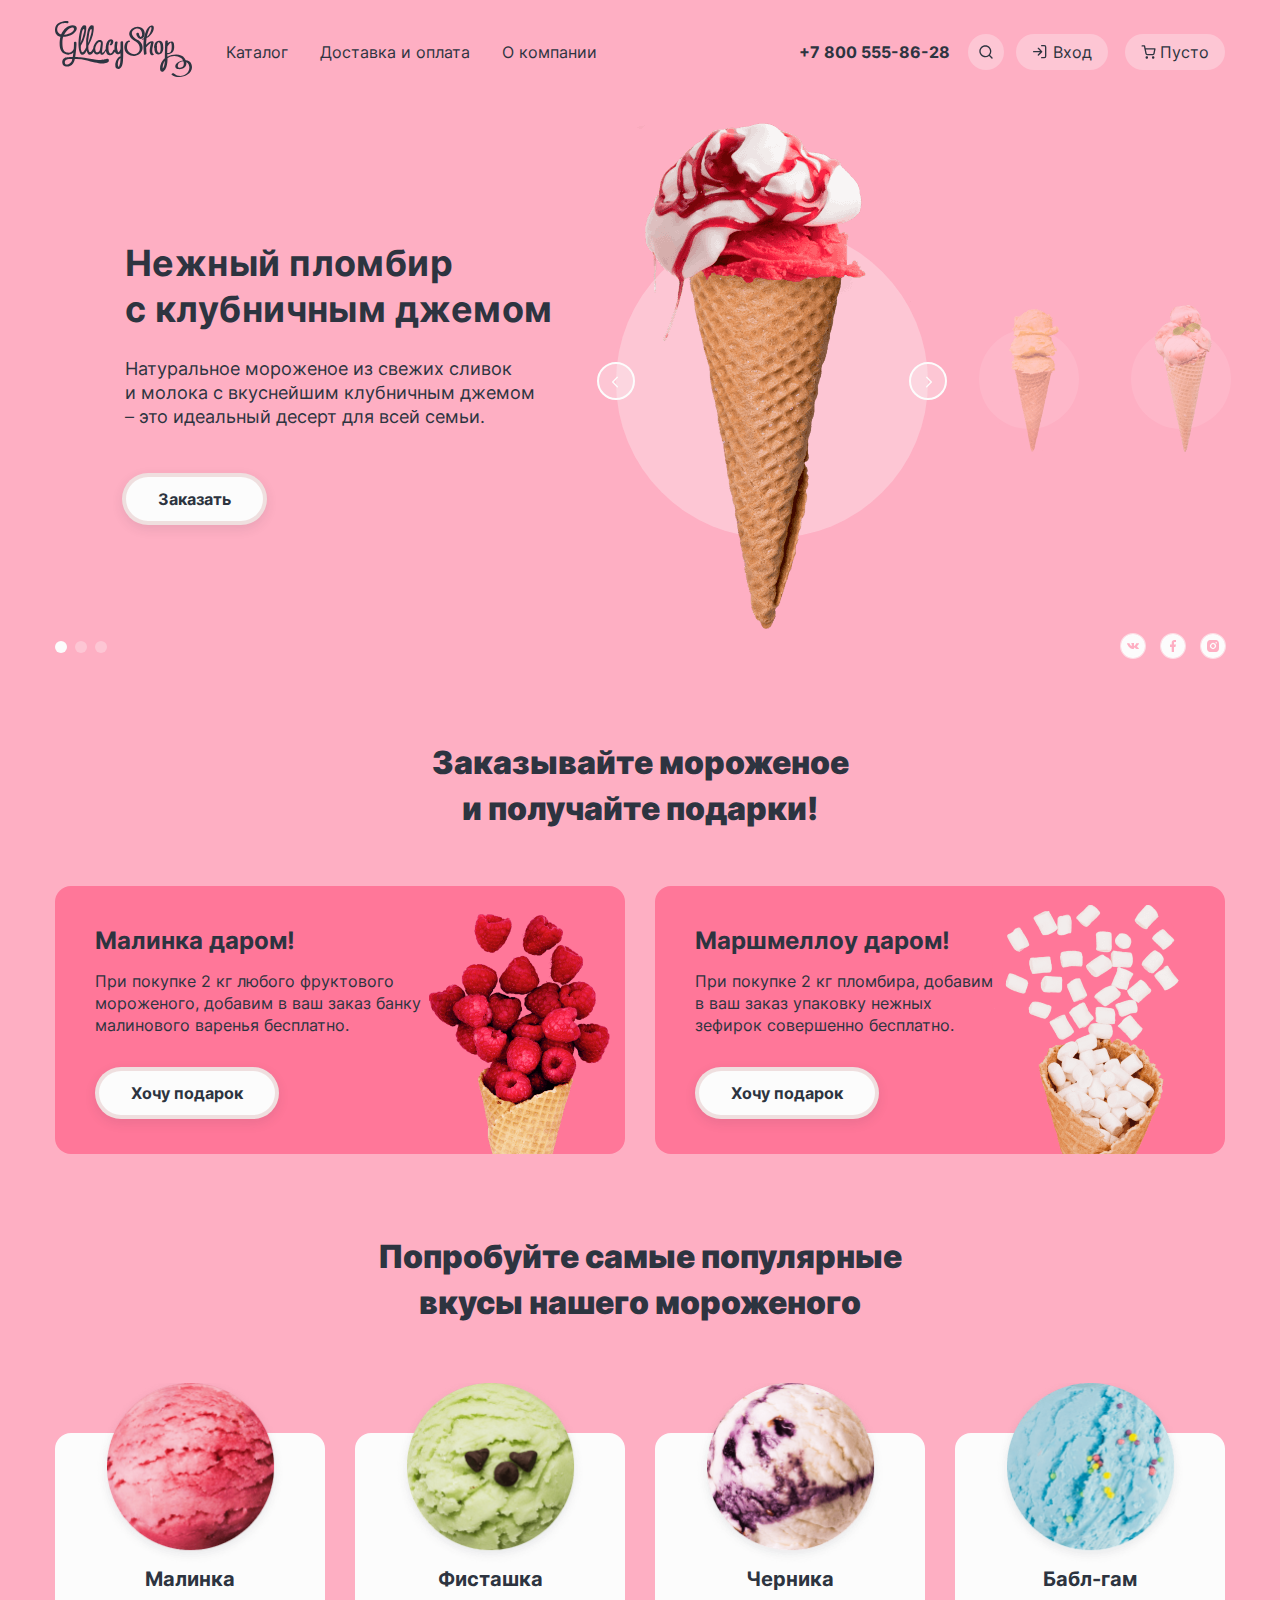
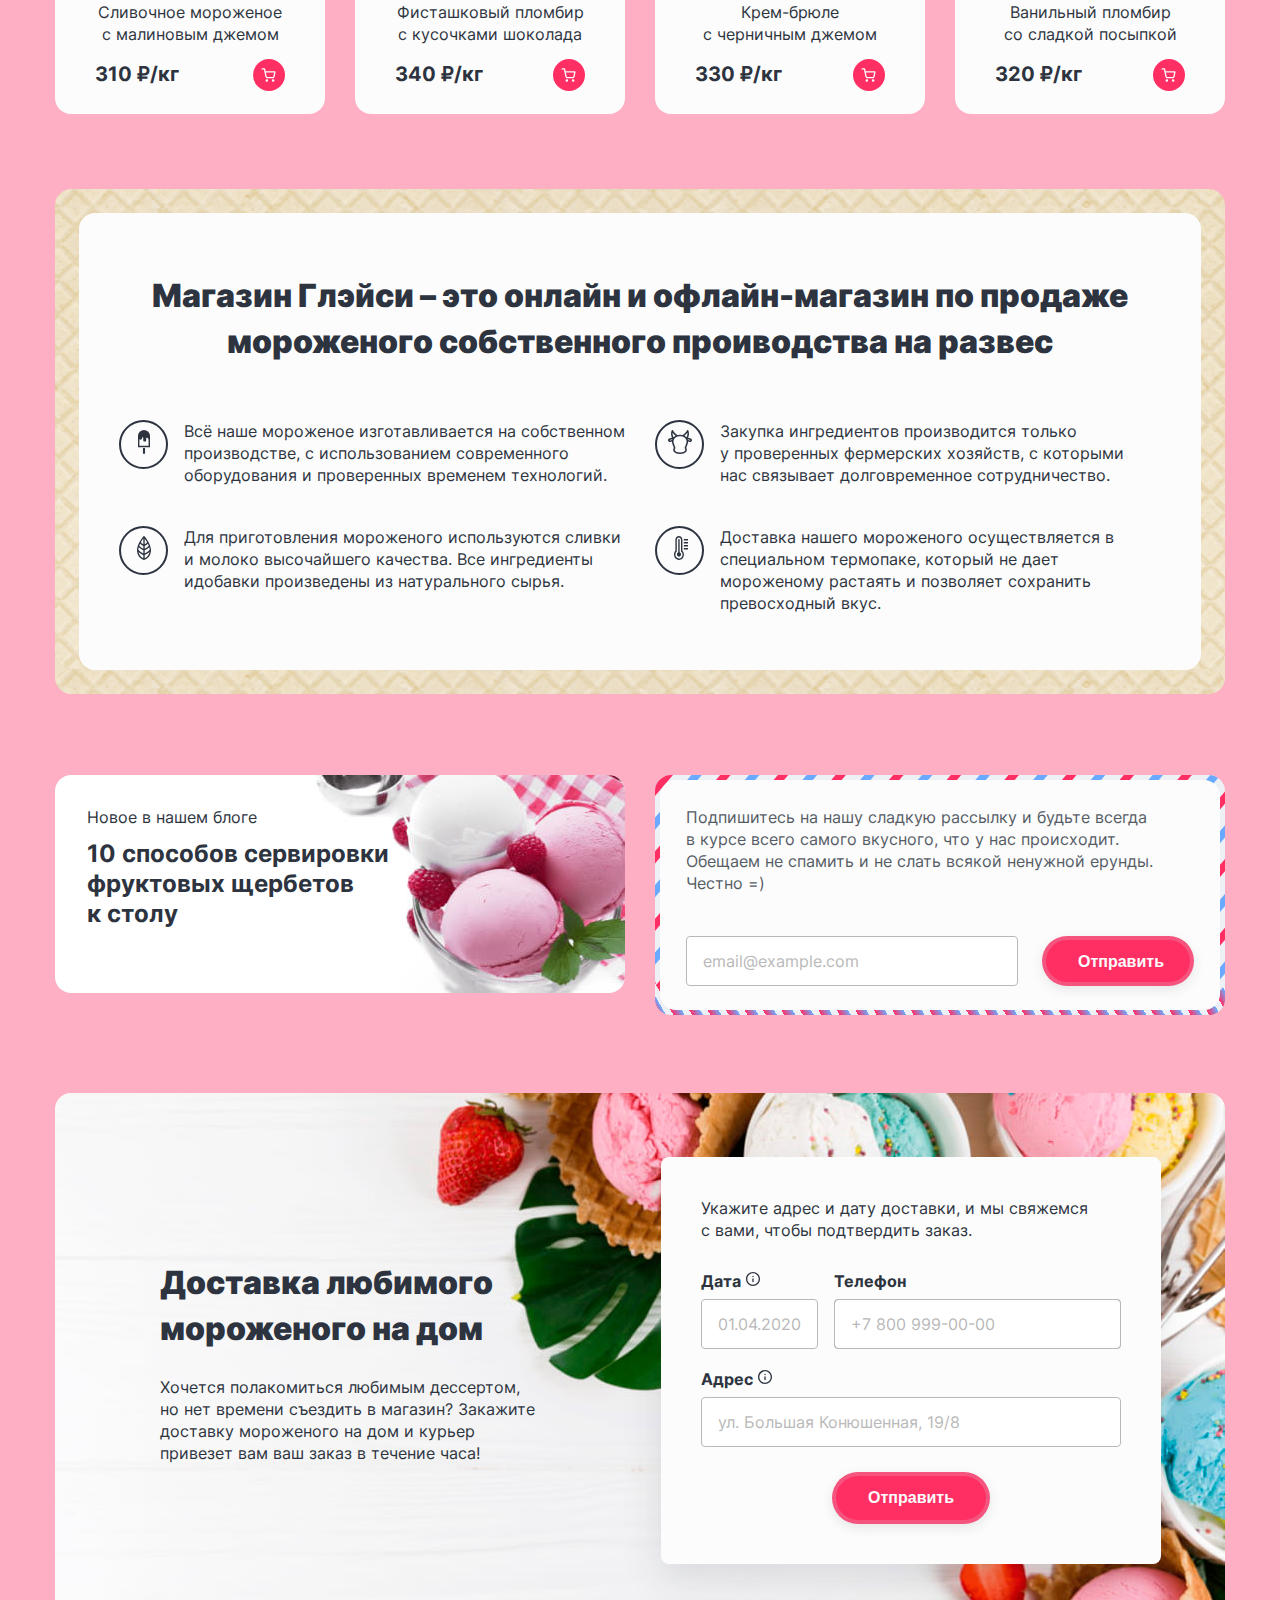
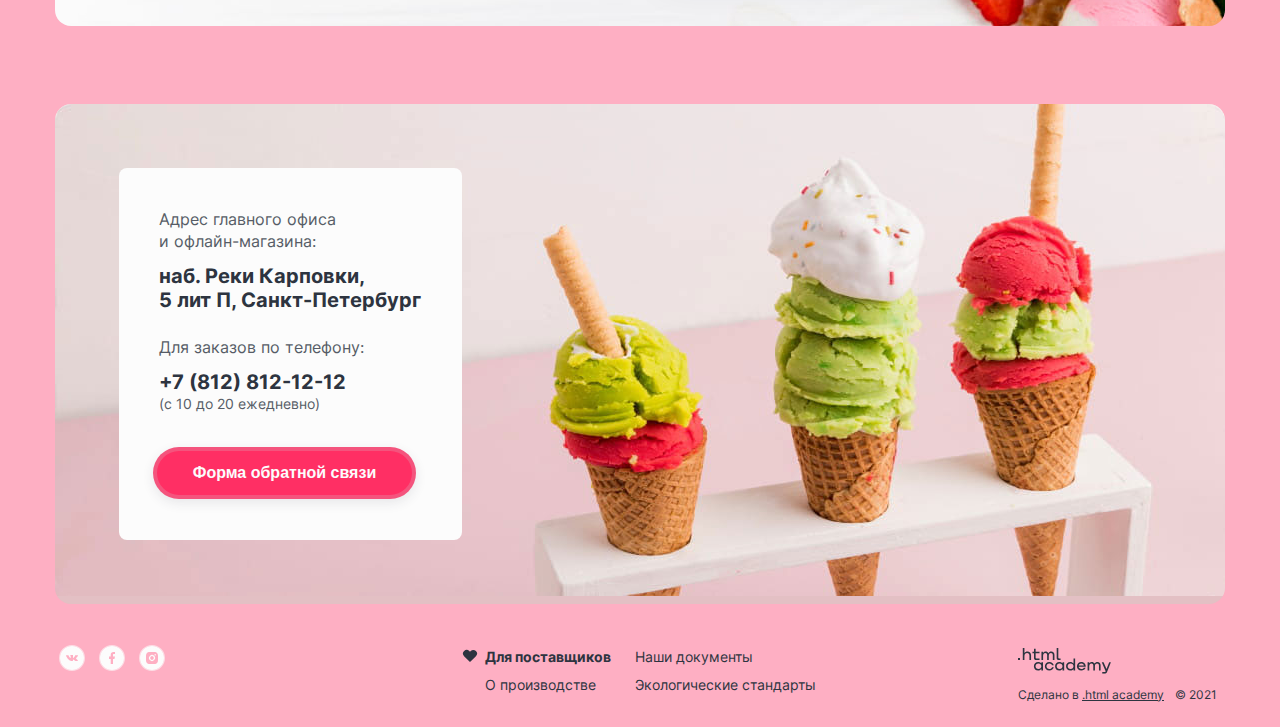
<file: index.html>
<!DOCTYPE html>
<html lang="ru">

<head>
  <meta charset="utf-8">
  <title>HTML Academy: Глейси</title>
  <link rel="icon" href="favicon.ico">
  <link rel="icon" href="img/favicon-32.png" type="image/png" sizes="32x32" >
  <link rel="stylesheet" href="styles/styles.css">
</head>

<body class="bg-pink">
  <div class="page-container">

    <header class="page-header">
      <a>
        <img src="img/logo.svg" width="137" height="56" alt="Логотип «Глейси Шоп»">
      </a>


      <nav>
        <ul class="navigation-list list-none">
          <li class="navigation-item">
            <a class="navigation-link focus pointer submenu-focus submenu-focus-off" href="catalog.html">Каталог</a>
            <ul class="submenu list-none focus pointer submenu-off">
              <li class="submenu-item"><a class="submenu-link" href="catalog/new.html">Новинки</a></li>
              <li class="submenu-item"><a class="submenu-link" href="catalog/creamy.html">Сливочное</a></li>
              <li class="submenu-item"><a class="submenu-link" href="catalog/sherbet.html">Щербеты</a></li>
              <li class="submenu-item"><a class="submenu-link" href="catalog/fruit-ice.html">Фруктовый лед</a></li>
              <li class="submenu-item"><a class="submenu-link" href="catalog/melorin.html">Мелорин</a></li>
            </ul>
          </li>
          <li class="navigation-item"><a class="navigation-link focus pointer" href="delivery-payment.html">Доставка и оплата</a></li>
          <li class="navigation-item"><a class="navigation-link focus pointer" href="about.html">О компании</a></li>
        </ul>
      </nav>

      <ul class="navigation-user navigation-list list-none">

        <li class="navigation-item">
          <a class="navigation-link focus pointer" href="tel:+78005558628">+7 800 555-86-28</a>
        </li>

        <li class="navigation-item">
          <a class="navigation-link link-user focus pointer" href="#">
            <svg class="icon" aria-hidden="true" focusable="false" width="16" height="16" xmlns="http://www.w3.org/2000/svg">
              <path fill-rule="evenodd" clip-rule="evenodd" d="M2.6634 7.33c0-2.5773 2.0893-4.6666 4.6667-4.6666 2.5773 0 4.6666 2.0893 4.6666 4.6667 0 1.2573-.4972 2.3984-1.3057 3.2375a.6833.6833 0 0 0-.1234.1235c-.8391.8085-1.9803 1.3056-3.2375 1.3056-2.5774 0-4.6667-2.0893-4.6667-4.6666Zm8.4118 4.688a5.9747 5.9747 0 0 1-3.7451 1.3121c-3.3137 0-6-2.6863-6-6s2.6863-6 6-6 6 2.6863 6 6a5.9745 5.9745 0 0 1-1.3121 3.7451l2.4501 2.4501a.6667.6667 0 1 1-.9428.9429l-2.4501-2.4502Z" fill="#2D3440" />
            </svg>
            <span class="visually-hidden">Поиск</span>
          </a>

          <div class="popover popover-search">
            <div class="popover-content">
              <form action="https://echo.htmlacademy.ru/" method="POST" class="forms-states">
                <label class="visually-hidden" for="search-search">Поиск по сайту</label>
                <input class="forms forms-popover-search" type="text" placeholder="Поиск по сайту" name="search-search" id="search-search">
              </form>
            </div>
          </div>
        </li>

        <li class="navigation-item">
          <a class="navigation-link link-user focus pointer" href="#">
            <svg class="icon" aria-hidden="true" focusable="false" width="16" height="16" xmlns="http://www.w3.org/2000/svg">
              <path fill-rule="evenodd" clip-rule="evenodd" d="M9 1.6667A.6667.6667 0 0 1 9.6667 1h2.6666a1.9997 1.9997 0 0 1 2 2v9.3333a1.9996 1.9996 0 0 1-2 2H9.6667a.6666.6666 0 1 1 0-1.3333h2.6666a.6664.6664 0 0 0 .4714-.1953.6664.6664 0 0 0 .1953-.4714V3a.6664.6664 0 0 0-.6667-.6667H9.6667A.6667.6667 0 0 1 9 1.6667ZM5.8619 3.8619a.6667.6667 0 0 1 .9428 0l3.3291 3.3291a.6624.6624 0 0 1 .129.177.664.664 0 0 1 .0705.2987.6636.6636 0 0 1-.1998.4759l-3.3288 3.3288a.6667.6667 0 1 1-.9428-.9428L8.057 8.3333H1.6668a.6667.6667 0 1 1 0-1.3333h6.3905L5.8619 4.8047a.6667.6667 0 0 1 0-.9428Z" fill="#2D3440" />
            </svg>
            <span>Вход</span>
          </a>

          <div class="popover popover-personal-area">
            <div class="popover-content">
              <p class="popover-title">Личный кабинет</p>
              <form action="https://echo.htmlacademy.ru/" method="POST" class="forms-states personal-area-form">
                <label class="visually-hidden" for="area-form-login">Логин</label>
                <input class="forms forms-popover-search" type="email" placeholder="email@example.com" name="area-form-login" id="area-form-login">
                <label class="visually-hidden" for="area-form-password">Пароль</label>
                <input class="forms forms-popover-search" type="password" placeholder="&#8226; &#8226; &#8226; &#8226; &#8226; &#8226;" name="area-form-password" id="area-form-password">
                <div>
                  <button type="submit" class="button button-bright focus pointer">Войти</button>
                  <p class="forgot-registration">
                    <a href="#">Забыли пароль?</a>
                    <a href="#">Регистрация</a>
                  </p>
                </div>
              </form>
            </div>
          </div>

        </li>

        <li class="navigation-item">
          <a class="navigation-link link-user focus pointer" href="#">
            <span aria-label="Пустая корзина" class="icon-cart">Пусто</span>
          </a>

          <div class="popover popover-cart">
            <div class="popover-content">
              <p class="popover-title">Корзина</p>
              <ul class="cart-items-list list-none">
                <li class="cart-item">
                  <img src="img/product/raspberries.png" width="46" height="46" alt="Малинка">
                  <div class="item-title-scales">
                    <p class="cart-item-title">Малинка</p>
                    <p class="cart-item-scales">1 кг х 310 ₽</p>
                  </div>
                  <p class="cart-item-price">310 ₽</p>
                  <button type="submit" class="cart-item-button focus pointer" aria-label="Удалить из корзины"></button>
                </li>
                <li class="cart-item">
                  <img src="img/product/bubble-gum.png" width="46" height="46" alt="Малинка">
                  <div class="item-title-scales">
                    <p class="cart-item-title">Бабл-гам</p>
                    <p class="cart-item-scales">1,5 кг х 320 ₽</p>
                  </div>
                  <p class="cart-item-price">480 ₽</p>
                  <button type="button" class="cart-item-button focus pointer" aria-label="Удалить из корзины"></button>
                </li>
              </ul>
              <div class="cart-items-total">
                <button type="button" class="button button-bright focus pointer">Оформить заказ</button>
                <p>Итого: 790 ₽</p>
              </div>
            </div>
          </div>

          <div class="popover popover-cart-empty">
            <div class="popover-content">
              <p class="popover-title popover-title-center">Ваша корзина<br> пока пуста</p>
            </div>
          </div>
        </li>

      </ul>

    </header>

    <main class="main-index">
      <h1 class="visually-hidden">Магазин мороженого «Глейси Шоп»</h1>

      <section class="slide">
        <ul class="slide-list list-none">

          <li class="slide-item">
            <div class="slide-item-left">
              <h3 class="slide-heading text-bold">Нежный пломбир<br> с клубничным джемом</h3>
              <p class="slide-description">
                Натуральное мороженое из свежих сливок<br> и молока с вкуснейшим клубничным джемом – это идеальный десерт для всей семьи.
              </p>
              <a href="#" class="button button-light focus">Заказать</a>
            </div>
            <div class="slide-item-right">
              <div class="slider-wrapper">

                <img class="slide-img" src="img/slider/big-strawberry.png" width="306" height="507" alt="Нежный пломбир с клубничным джемом">
                <div class="circle circle-big"></div>

                <div class="slider-button-group">
                  <button class="slider-button slider-prev focus pointer" type="button">
                    <svg class="slide-icon" aria-hidden="true" focusable="false" width="16" height="16" xmlns="http://www.w3.org/2000/svg">
                      <path fill-rule="evenodd" clip-rule="evenodd" d="M9.8033 3.8051a.665.665 0 1 0-.9405-.9404l-4.668 4.668a.665.665 0 0 0-.0026.938l.0035.0035 4.6681 4.6681a.665.665 0 1 0 .9405-.9405L5.6054 8.003l4.1978-4.1979Z" />
                    </svg>
                    <span class="visually-hidden">Предыдущий слайд</span>
                  </button>

                  <button class="slider-button slider-next focus pointer" type="button">
                    <svg class="slide-icon" aria-hidden="true" focusable="false" width="16" height="16" xmlns="http://www.w3.org/2000/svg">
                      <path fill-rule="evenodd" clip-rule="evenodd" d="M7.1353 2.8647a.665.665 0 1 0-.9405.9404l4.2013 4.2013-4.2013 4.2013a.665.665 0 0 0 .9404.9405l4.6688-4.6688.0028-.0027a.665.665 0 0 0 0-.9405L7.1353 2.8647Z" />
                    </svg>
                    <span class="visually-hidden">Следующий слайд</span>
                  </button>
                </div>
              </div>

              <div class="slider-wrapper slider-wrapper-small">
                <div>
                  <img src="img/slider/small-banana.png" width="66" height="150" alt="Мороженое" class="slide-img-small">
                  <div class="circle circle-small"></div>
                </div>
              </div>
              <div class="slider-wrapper slider-wrapper-small">
                <div>
                  <img src="img/slider/small-marshmallows.png" width="66" height="150" alt="Мороженое" class="slide-img-small">
                  <div class="circle circle-small"></div>
                </div>
              </div>

            </div>
          </li>

          <li class="slide-item visually-hidden">
            <div class="slide-item-left">
              <h3 class="slide-heading text-bold">Cливочное мороженое со вкусом банана</h3>
              <p class="slide-description">
                Сливочное мороженое с ярким банановым вкусом подарит вам свежесть и наслаждение даже в самый жаркий летний день.
              </p>
              <a href="#" class="button button-light focus">Заказать</a>
            </div>
            <div class="slide-item-right">
              <div class="slider-wrapper">
                <img class="slide-img" src="img/slider/big-banana.png" width="306" height="507" alt="Сливочное мороженое со вкусом банана">
                <div class="circle circle-big"></div>

                <div class="slider-button-group">
                  <button class="slider-button slider-prev focus pointer" type="button">
                    <svg class="slide-icon" aria-hidden="true" focusable="false" width="16" height="16" xmlns="http://www.w3.org/2000/svg">
                      <path fill-rule="evenodd" clip-rule="evenodd" d="M9.8033 3.8051a.665.665 0 1 0-.9405-.9404l-4.668 4.668a.665.665 0 0 0-.0026.938l.0035.0035 4.6681 4.6681a.665.665 0 1 0 .9405-.9405L5.6054 8.003l4.1978-4.1979Z" />
                    </svg>
                    <span class="visually-hidden">Предыдущий слайд</span>
                  </button>

                  <button class="slider-button slider-next focus pointer" type="button">
                    <svg class="slide-icon" aria-hidden="true" focusable="false" width="16" height="16" xmlns="http://www.w3.org/2000/svg">
                      <path fill-rule="evenodd" clip-rule="evenodd" d="M7.1353 2.8647a.665.665 0 1 0-.9405.9404l4.2013 4.2013-4.2013 4.2013a.665.665 0 0 0 .9404.9405l4.6688-4.6688.0028-.0027a.665.665 0 0 0 0-.9405L7.1353 2.8647Z" />
                    </svg>
                    <span class="visually-hidden">Следующий слайд</span>
                  </button>
                </div>
              </div>

              <div class="slider-wrapper">
                <div>
                  <img src="img/slider/small-marshmallows.png" width="66" height="150" alt="Мороженое" class="slide-img-small">
                  <div class="circle circle-small"></div>
                </div>
              </div>
              <div class="slider-wrapper">
                <div>
                  <img src="img/slider/small-strawberry.png" width="66" height="150" alt="Мороженое" class="slide-img-small">
                  <div class="circle circle-small"></div>
                </div>
              </div>

            </div>
          </li>

          <li class="slide-item visually-hidden">
            <div class="slide-item-left">
              <h3 class="slide-heading text-bold">Карамельный пломбир с маршмеллоу</h3>
              <p class="slide-description">
                Необычный сладкий десерт с карамельным топпингом и кусочками зефира завоюет сердца сладкоежек всех возрастов.
              </p>
              <a href="#" class="button button-light focus">Заказать</a>
            </div>
            <div class="slide-item-right">
              <div class="slider-wrapper">
                <img class="slide-img" src="img/slider/big-strawberry.png" width="306" height="507" alt="Нежный пломбир с клубничным джемом">
                <div class="circle circle-big"></div>

                <div class="slider-button-group">
                  <button class="slider-button slider-prev focus pointer" type="button">
                    <svg class="slide-icon" aria-hidden="true" focusable="false" width="16" height="16" xmlns="http://www.w3.org/2000/svg">
                      <path fill-rule="evenodd" clip-rule="evenodd" d="M9.8033 3.8051a.665.665 0 1 0-.9405-.9404l-4.668 4.668a.665.665 0 0 0-.0026.938l.0035.0035 4.6681 4.6681a.665.665 0 1 0 .9405-.9405L5.6054 8.003l4.1978-4.1979Z" />
                    </svg>
                    <span class="visually-hidden">Предыдущий слайд</span>
                  </button>

                  <button class="slider-button slider-next focus pointer" type="button">
                    <svg class="slide-icon" aria-hidden="true" focusable="false" width="16" height="16" xmlns="http://www.w3.org/2000/svg">
                      <path fill-rule="evenodd" clip-rule="evenodd" d="M7.1353 2.8647a.665.665 0 1 0-.9405.9404l4.2013 4.2013-4.2013 4.2013a.665.665 0 0 0 .9404.9405l4.6688-4.6688.0028-.0027a.665.665 0 0 0 0-.9405L7.1353 2.8647Z" />
                    </svg>
                    <span class="visually-hidden">Следующий слайд</span>
                  </button>
                </div>
              </div>

              <div class="slider-wrapper">
                <div>
                  <img src="img/slider/small-strawberry.png" width="66" height="150" alt="Мороженое" class="slide-img-small">
                  <div class="circle circle-small"></div>
                </div>
              </div>
              <div class="slider-wrapper">
                <div>
                  <img src="img/slider/small-banana.png" width="66" height="150" alt="Мороженое" class="slide-img-small">
                  <div class="circle circle-small"></div>
                </div>
              </div>

            </div>
          </li>

        </ul>

        <ol class="slide-pagination">
          <li class="slide-pagination-list list-none">
            <button class="button-pagination pointer button-pagination-active">
              <span class="visually-hidden">Пагинация</span>
            </button>
          </li>
          <li class="slide-pagination-list list-none">
            <button class="button-pagination pointer">
              <span class="visually-hidden">Пагинация</span>
            </button>
          </li>
          <li class="slide-pagination-list list-none">
            <button class="button-pagination pointer">
              <span class="visually-hidden">Пагинация</span>
            </button>
          </li>
        </ol>

        <ul class="slide-social list-none">
          <li>
            <a class="social-link focus" href="#">
              <svg class="social-icon" aria-hidden="true" focusable="false" viewBox="0 0 16 16" fill="none" xmlns="http://www.w3.org/2000/svg">
                <path fill-rule="evenodd" clip-rule="evenodd" d="M16 8c0 4.4183-3.5817 8-8 8s-8-3.5817-8-8 3.5817-8 8-8 8 3.5817 8 8ZM8.3923 9.9832H7.914s-1.0551.0557-1.9842-.792c-1.0133-.9248-1.9082-2.7599-1.9082-2.7599S3.97 6.311 4.026 6.253c.063-.0654.2346-.0696.2346-.0696l1.143-.0066s.1078.0158.185.0654c.0635.041.099.1175.099.1175s.1848.4095.4295.78c.4775.7232.7.8814.8621.8039.2362-.113.1654-1.0224.1654-1.0224s.0044-.3301-.1189-.477c-.0955-.114-.2755-.1472-.355-.1566-.0643-.0075.0412-.1384.178-.1971.2058-.0884.569-.0934.9983-.0895.3344.003.4306.0212.5614.049.3033.0641.2939.2699.2735.7137a9.6974 9.6974 0 0 0-.0132.4643c0 .04-.0013.0826-.0027.1264-.0071.2274-.0152.4876.1555.5843.0875.0495.3017.0075.8373-.7897.254-.3778.4443-.822.4443-.822s.0416-.0793.1063-.1132c.0661-.0347.1553-.024.1553-.024l1.2029-.0066s.3614-.0378.42.1052c.0613.15-.1351.5006-.6266 1.0746-.4635.5415-.6904.7429-.6725.9195.0132.1308.1607.248.4457.48.5922.4817.75.7346.7875.7947a.3258.3258 0 0 0 .0069.0108c.265.3852-.2939.4154-.2939.4154l-1.0683.013s-.2296.0399-.5318-.142c-.158-.095-.3125-.2503-.4597-.3982-.225-.226-.4329-.435-.6104-.3857-.2978.0828-.2884.6452-.2884.6452s.0021.1201-.0657.184c-.0738.0698-.2182.0837-.2182.0837Z" />
              </svg>
              <span class="visually-hidden">ВКонтакте</span>
            </a>
          </li>
          <li>
            <a class="social-link focus" href="#">
              <svg class="social-icon" aria-hidden="true" focusable="false" viewBox="0 0 16 16" fill="none" xmlns="http://www.w3.org/2000/svg">
                <path fill-rule="evenodd" clip-rule="evenodd" d="M16 8c0 4.4183-3.5817 8-8 8s-8-3.5817-8-8 3.5817-8 8-8 8 3.5817 8 8Zm-6.381.6h-.9523V12H7.1429V8.6H6V7h1.1429V5.88c0-1.2172.7344-1.88 1.7687-1.88.4953 0 .9642.0388 1.0884.056V5.4h-.5714c-.762 0-.762.388-.762.8V7H10l-.381 1.6Z" />
              </svg>
              <span class="visually-hidden">Фейсбук</span>
            </a>
          </li>
          <li>
            <a class="social-link focus" href="#">
              <svg class="social-icon" aria-hidden="true" focusable="false" viewBox="0 0 16 16" fill="none" xmlns="http://www.w3.org/2000/svg">
                <path fill-rule="evenodd" clip-rule="evenodd" d="M16 8c0 4.4183-3.5817 8-8 8s-8-3.5817-8-8 3.5817-8 8-8 8 3.5817 8 8ZM9.6488 4.024C9.2224 4.004 9.0868 4 8 4s-1.2224.0052-1.6488.024c-.4264.02-.716.0868-.9712.186a1.9587 1.9587 0 0 0-.7088.4612A1.952 1.952 0 0 0 4.21 5.38c-.0992.2552-.166.5448-.186.9712C4.004 6.7776 4 6.9132 4 8s.0052 1.2224.024 1.6488c.02.426.0868.7164.186.9712.1004.267.2578.5089.4612.7088.1998.2036.4417.361.7088.4612.2552.0988.5452.166.9712.186.4264.02.562.024 1.6488.024s1.2224-.0052 1.6488-.024c.426-.02.7164-.0872.9712-.186a1.9664 1.9664 0 0 0 .7088-.4612 1.954 1.954 0 0 0 .4612-.7088c.0988-.2552.166-.5452.186-.9712.02-.4264.024-.562.024-1.6488s-.0052-1.2224-.024-1.6488c-.02-.426-.0872-.7164-.186-.9712a1.963 1.963 0 0 0-.4612-.7088c-.2224-.222-.4448-.3596-.7088-.4612-.2552-.0992-.5452-.166-.9712-.186Zm-3.063 2.5618A2 2 0 1 1 9.4142 9.414a2 2 0 0 1-2.8284-2.8283Zm3.8678-1.0393a.5002.5002 0 0 1 0 .707A.5002.5002 0 0 1 9.6 5.9a.5.5 0 0 1 .8536-.3536Zm-1.605 1.605a1.2 1.2 0 1 0-1.6971 1.697 1.2 1.2 0 0 0 1.697-1.697Z" />
              </svg>
              <span class="visually-hidden">Инстаграм</span>
            </a>
          </li>
        </ul>
      </section>

      <section class="section section-present">
        <h2>Заказывайте мороженое<br> и получайте подарки!</h2>

        <ul class="section-present-list list-none">
          <li class="section-present-item">
            <h3>Малинка даром!</h3>
            <p>
              При покупке 2 кг любого фруктового мороженого, добавим в ваш заказ банку малинового варенья бесплатно.
            </p>
            <a href="#" class="button button-light focus">Хочу подарок</a>
          </li>
          <li class="section-present-item">
            <h3>Маршмеллоу даром!</h3>
            <p>
              При покупке 2 кг пломбира, добавим<br> в ваш заказ упаковку нежных<br> зефирок совершенно бесплатно.
            </p>
            <a href="#" class="button button-light focus">Хочу подарок</a>
          </li>
        </ul>
      </section>

      <section class="section showcase">
        <h2>Попробуйте самые популярные<br>вкусы нашего мороженого</h2>
        <ul class="showcase-list list-none">
          <li class="showcase-item">
            <img src="img/product/raspberries.png" width="168" height="168" alt="Малинка" class="showcase-img">
            <h4>Малинка</h4>
            <p>Сливочное мороженое с малиновым джемом</p>
            <div>
              <span>310 ₽/кг</span>
              <button type="button" class="button-cart focus pointer">
                <svg class="icon icon-circle icon-cart" aria-hidden="true" focusable="false" width="16" height="16" xmlns="http://www.w3.org/2000/svg">
                  <path fill-rule="evenodd" clip-rule="evenodd" d="M1.1667 1.25a.6667.6667 0 0 0 0 1.3333h1.7712l.4675 2.3354a.664.664 0 0 0 .0106.0531l.9674 4.8333.0001.0006a1.8254 1.8254 0 0 0 1.8183 1.4691h5.6207a1.8256 1.8256 0 0 0 1.8185-1.4697l.001-.005.9271-4.8614a.6669.6669 0 0 0-.6549-.7915H4.6107l-.4726-2.3614a.6667.6667 0 0 0-.6537-.5358H1.1667ZM5.691 9.5444l-.8134-4.0639h8.2308l-.7756 4.0669a.4923.4923 0 0 1-.4918.3942v-.0001H6.1962v-.0001l-.0128.0002a.4922.4922 0 0 1-.4922-.3962l-.0002-.001Zm-1.1336 3.961c0-.6879.5577-1.2457 1.2457-1.2457.688 0 1.2457.5578 1.2457 1.2457 0 .688-.5577 1.2457-1.2457 1.2457-.688 0-1.2457-.5577-1.2457-1.2457Zm6.3733 0c0-.6879.5577-1.2457 1.2457-1.2457.688 0 1.2457.5578 1.2457 1.2457 0 .688-.5577 1.2457-1.2457 1.2457-.688 0-1.2457-.5577-1.2457-1.2457Z" />
                </svg>
                <span class="visually-hidden">Добавить в корзину</span></button>
            </div>
          </li>

          <li class="showcase-item">
            <img src="img/product/pistachio.png" width="168" height="168" alt="Фисташка" class="showcase-img">
            <h4>Фисташка</h4>
            <p>Фисташковый пломбир с кусочками шоколада</p>
            <div>
              <span>340 ₽/кг</span>
              <button type="button" class="button-cart focus pointer">
                <svg class="icon icon-circle icon-cart" aria-hidden="true" focusable="false" width="16" height="16" xmlns="http://www.w3.org/2000/svg">
                  <path fill-rule="evenodd" clip-rule="evenodd" d="M1.1667 1.25a.6667.6667 0 0 0 0 1.3333h1.7712l.4675 2.3354a.664.664 0 0 0 .0106.0531l.9674 4.8333.0001.0006a1.8254 1.8254 0 0 0 1.8183 1.4691h5.6207a1.8256 1.8256 0 0 0 1.8185-1.4697l.001-.005.9271-4.8614a.6669.6669 0 0 0-.6549-.7915H4.6107l-.4726-2.3614a.6667.6667 0 0 0-.6537-.5358H1.1667ZM5.691 9.5444l-.8134-4.0639h8.2308l-.7756 4.0669a.4923.4923 0 0 1-.4918.3942v-.0001H6.1962v-.0001l-.0128.0002a.4922.4922 0 0 1-.4922-.3962l-.0002-.001Zm-1.1336 3.961c0-.6879.5577-1.2457 1.2457-1.2457.688 0 1.2457.5578 1.2457 1.2457 0 .688-.5577 1.2457-1.2457 1.2457-.688 0-1.2457-.5577-1.2457-1.2457Zm6.3733 0c0-.6879.5577-1.2457 1.2457-1.2457.688 0 1.2457.5578 1.2457 1.2457 0 .688-.5577 1.2457-1.2457 1.2457-.688 0-1.2457-.5577-1.2457-1.2457Z" />
                </svg>
                <span class="visually-hidden">Добавить в корзину</span></button>
            </div>
          </li>

          <li class="showcase-item">
            <img src="img/product/blueberry.png" width="168" height="168" alt="Черника" class="showcase-img">
            <h4>Черника</h4>
            <p>Крем-брюле<br> с черничным джемом</p>
            <div>
              <span>330 ₽/кг</span>
              <button type="button" class="button-cart focus pointer">
                <svg class="icon icon-circle icon-cart" aria-hidden="true" focusable="false" width="16" height="16" xmlns="http://www.w3.org/2000/svg">
                  <path fill-rule="evenodd" clip-rule="evenodd" d="M1.1667 1.25a.6667.6667 0 0 0 0 1.3333h1.7712l.4675 2.3354a.664.664 0 0 0 .0106.0531l.9674 4.8333.0001.0006a1.8254 1.8254 0 0 0 1.8183 1.4691h5.6207a1.8256 1.8256 0 0 0 1.8185-1.4697l.001-.005.9271-4.8614a.6669.6669 0 0 0-.6549-.7915H4.6107l-.4726-2.3614a.6667.6667 0 0 0-.6537-.5358H1.1667ZM5.691 9.5444l-.8134-4.0639h8.2308l-.7756 4.0669a.4923.4923 0 0 1-.4918.3942v-.0001H6.1962v-.0001l-.0128.0002a.4922.4922 0 0 1-.4922-.3962l-.0002-.001Zm-1.1336 3.961c0-.6879.5577-1.2457 1.2457-1.2457.688 0 1.2457.5578 1.2457 1.2457 0 .688-.5577 1.2457-1.2457 1.2457-.688 0-1.2457-.5577-1.2457-1.2457Zm6.3733 0c0-.6879.5577-1.2457 1.2457-1.2457.688 0 1.2457.5578 1.2457 1.2457 0 .688-.5577 1.2457-1.2457 1.2457-.688 0-1.2457-.5577-1.2457-1.2457Z" />
                </svg>
                <span class="visually-hidden">Добавить в корзину</span></button>
            </div>
          </li>

          <li class="showcase-item">
            <img src="img/product/bubble-gum.png" width="168" height="168" alt="Бабл-гам" class="showcase-img">
            <h4>Бабл-гам</h4>
            <p>Ванильный пломбир<br> со сладкой посыпкой</p>
            <div>
              <span>320 ₽/кг</span>
              <button type="button" class="button-cart focus pointer">
                <svg class="icon icon-circle icon-cart" aria-hidden="true" focusable="false" width="16" height="16" xmlns="http://www.w3.org/2000/svg">
                  <path fill-rule="evenodd" clip-rule="evenodd" d="M1.1667 1.25a.6667.6667 0 0 0 0 1.3333h1.7712l.4675 2.3354a.664.664 0 0 0 .0106.0531l.9674 4.8333.0001.0006a1.8254 1.8254 0 0 0 1.8183 1.4691h5.6207a1.8256 1.8256 0 0 0 1.8185-1.4697l.001-.005.9271-4.8614a.6669.6669 0 0 0-.6549-.7915H4.6107l-.4726-2.3614a.6667.6667 0 0 0-.6537-.5358H1.1667ZM5.691 9.5444l-.8134-4.0639h8.2308l-.7756 4.0669a.4923.4923 0 0 1-.4918.3942v-.0001H6.1962v-.0001l-.0128.0002a.4922.4922 0 0 1-.4922-.3962l-.0002-.001Zm-1.1336 3.961c0-.6879.5577-1.2457 1.2457-1.2457.688 0 1.2457.5578 1.2457 1.2457 0 .688-.5577 1.2457-1.2457 1.2457-.688 0-1.2457-.5577-1.2457-1.2457Zm6.3733 0c0-.6879.5577-1.2457 1.2457-1.2457.688 0 1.2457.5578 1.2457 1.2457 0 .688-.5577 1.2457-1.2457 1.2457-.688 0-1.2457-.5577-1.2457-1.2457Z" />
                </svg>
                <span class="visually-hidden">Добавить в корзину</span></button>
            </div>
          </li>
        </ul>
      </section>

      <section class="section advantages">
        <div class="advantages-container">
          <h2>Магазин Глэйси – это онлайн и офлайн-магазин по продаже мороженого собственного проиводства на развес</h2>

          <ul class="section-list list-none">
            <li class="section-item">
              <p>
                Всё наше мороженое изготавливается на собственном производстве, с использованием современного оборудования и проверенных временем технологий.
              </p>
            </li>

            <li class="section-item">
              <p>
                Закупка ингредиентов производится только<br> у проверенных фермерских хозяйств, с которыми<br> нас связывает долговременное сотрудничество.
              </p>
            </li>

            <li class="section-item">
              <p>
                Для приготовления мороженого используются сливки и молоко высочайшего качества. Все ингредиенты<br> идобавки произведены из натурального сырья.
              </p>
            </li>

            <li class="section-item">
              <p>
                Доставка нашего мороженого осуществляется в специальном термопаке, который не дает мороженому растаять и позволяет сохранить превосходный вкус.
              </p>
            </li>
          </ul>
        </div>
      </section>

      <div class="blog-mail">
        <article class="section-blog">
          <div class="wrapper-blog">
            <h3>Новое в нашем блоге</h3>
            <a href="#" class="text-bold">10 способов сервировки фруктовых щербетов<br> к столу</a>
          </div>
        </article>
        <div class="section-mail">
          <div class="mail-container">
            <p>
              Подпишитесь на нашу сладкую рассылку и будьте всегда<br> в курсе всего самого вкусного, что у нас происходит. Обещаем не спамить и не слать всякой ненужной ерунды. Честно =)
            </p>
            <form action="https://echo.htmlacademy.ru/" method="POST" class="subscribe-form forms-states">
              <input class="forms" type="email" name="email" placeholder="email@example.com">
              <button type="submit" class="button button-bright focus pointer">Отправить</button>
            </form>
          </div>
        </div>
      </div>

      <div class="section-delivery">

        <section class="delivery">
          <h2>Доставка любимого мороженого на дом</h2>
          <h3>
            Хочется полакомиться любимым дессертом, но нет времени съездить в магазин? Закажите доставку мороженого на дом и курьер привезет вам ваш заказ в течение часа!
          </h3>
        </section>

        <form action="https://echo.htmlacademy.ru/" method="POST" class="delivery-form forms-states">
          <p class="field-group">Укажите адрес и дату доставки, и мы свяжемся<br> с вами, чтобы подтвердить заказ.</p>
          <div class="date-tel-group">
            <p class="field-group">
              <span class="field-group-data">
                <label for="delivery-form-date">Дата</label>
                <button class="info pointer" type="button" aria-label="Посмотреть дополнительную информацию"></button>
                <span class="tooltip tooltip-date tooltip-off">Укажите желаемую дату</span>
              </span>
              <input class="forms" type="text" name="date" id="delivery-form-date" placeholder="01.04.2020">
            </p>
            <p class="field-group">
              <span class="field-group-data"><label for="delivery-form-tel">Телефон</label></span>
              <input class="forms" type="tel" name="tel" id="delivery-form-tel" placeholder="+7 800 999-00-00" required>
            </p>
          </div>
          <p class="field-group">
            <span class="field-group-data">
              <label for="delivery-form-address">Адрес</label>
              <button class="info pointer" type="button" aria-label="Посмотреть дополнительную информацию"></button>
              <span class="tooltip tooltip-address tooltip-off">Введите название улицы, дома и квартиры</span>
            </span>
            <input class="forms" type="text" name="address" id="delivery-form-address" placeholder="ул. Большая Конюшенная, 19/8">
          </p>
          <p class="field-group"><button type="submit" class="button button-bright focus">Отправить <span class="loader loader-black visually-hidden"></span></button></p>
        </form>

      </div>

      <section class="address">
        <h2 class="visually-hidden">Контакты магазина мороженого «Глейси Шоп»</h2>
        <address class="section-address">
          <p class="address-items">Адрес главного офиса<br> и офлайн-магазина:</p>
          <p class="address-items address-bold address-margin">наб. Реки Карповки,<br> 5 лит П, Санкт-Петербург</p>
          <p class="address-items">Для заказов по телефону:</p>
          <p class="address-items address-bold address-no-margin"><a href="tel:+78128121212" class="a-styles a-styles-none">+7 (812) 812-12-12</a></p>
          <p class="address-items address-text-small">(с 10 до 20 ежедневно)</p>
          <button type="button" class="button button-bright focus pointer">Форма обратной связи</button>
        </address>
      </section>

    </main>

    <footer class="page-footer">
      <ul class="footer-social-list">
        <li class="footer-social-item list-none">
          <a class="social-link focus" href="https://vk.com/htmlacademy">
            <svg class="social-icon" aria-hidden="true" focusable="false" viewBox="0 0 16 16" fill="none" xmlns="http://www.w3.org/2000/svg">
              <path fill-rule="evenodd" clip-rule="evenodd" d="M16 8c0 4.4183-3.5817 8-8 8s-8-3.5817-8-8 3.5817-8 8-8 8 3.5817 8 8ZM8.3923 9.9832H7.914s-1.0551.0557-1.9842-.792c-1.0133-.9248-1.9082-2.7599-1.9082-2.7599S3.97 6.311 4.026 6.253c.063-.0654.2346-.0696.2346-.0696l1.143-.0066s.1078.0158.185.0654c.0635.041.099.1175.099.1175s.1848.4095.4295.78c.4775.7232.7.8814.8621.8039.2362-.113.1654-1.0224.1654-1.0224s.0044-.3301-.1189-.477c-.0955-.114-.2755-.1472-.355-.1566-.0643-.0075.0412-.1384.178-.1971.2058-.0884.569-.0934.9983-.0895.3344.003.4306.0212.5614.049.3033.0641.2939.2699.2735.7137a9.6974 9.6974 0 0 0-.0132.4643c0 .04-.0013.0826-.0027.1264-.0071.2274-.0152.4876.1555.5843.0875.0495.3017.0075.8373-.7897.254-.3778.4443-.822.4443-.822s.0416-.0793.1063-.1132c.0661-.0347.1553-.024.1553-.024l1.2029-.0066s.3614-.0378.42.1052c.0613.15-.1351.5006-.6266 1.0746-.4635.5415-.6904.7429-.6725.9195.0132.1308.1607.248.4457.48.5922.4817.75.7346.7875.7947a.3258.3258 0 0 0 .0069.0108c.265.3852-.2939.4154-.2939.4154l-1.0683.013s-.2296.0399-.5318-.142c-.158-.095-.3125-.2503-.4597-.3982-.225-.226-.4329-.435-.6104-.3857-.2978.0828-.2884.6452-.2884.6452s.0021.1201-.0657.184c-.0738.0698-.2182.0837-.2182.0837Z" />
            </svg>
            <span class="visually-hidden">Vkontakte</span>
          </a>
        </li>

        <li class="footer-social-item list-none">
          <a class="social-link focus" href="https://www.facebook.com/htmlacademy">
            <svg class="social-icon" aria-hidden="true" focusable="false" viewBox="0 0 16 16" fill="none" xmlns="http://www.w3.org/2000/svg">
              <path fill-rule="evenodd" clip-rule="evenodd" d="M16 8c0 4.4183-3.5817 8-8 8s-8-3.5817-8-8 3.5817-8 8-8 8 3.5817 8 8Zm-6.381.6h-.9523V12H7.1429V8.6H6V7h1.1429V5.88c0-1.2172.7344-1.88 1.7687-1.88.4953 0 .9642.0388 1.0884.056V5.4h-.5714c-.762 0-.762.388-.762.8V7H10l-.381 1.6Z" />
            </svg>
            <span class="visually-hidden">Facebook</span>
          </a>
        </li>

        <li class="footer-social-item list-none">
          <a class="social-link focus" href="https://www.instagram.com/htmlacademy/">
            <svg class="social-icon" aria-hidden="true" focusable="false" viewBox="0 0 16 16" fill="none" xmlns="http://www.w3.org/2000/svg">
              <path fill-rule="evenodd" clip-rule="evenodd" d="M16 8c0 4.4183-3.5817 8-8 8s-8-3.5817-8-8 3.5817-8 8-8 8 3.5817 8 8ZM9.6488 4.024C9.2224 4.004 9.0868 4 8 4s-1.2224.0052-1.6488.024c-.4264.02-.716.0868-.9712.186a1.9587 1.9587 0 0 0-.7088.4612A1.952 1.952 0 0 0 4.21 5.38c-.0992.2552-.166.5448-.186.9712C4.004 6.7776 4 6.9132 4 8s.0052 1.2224.024 1.6488c.02.426.0868.7164.186.9712.1004.267.2578.5089.4612.7088.1998.2036.4417.361.7088.4612.2552.0988.5452.166.9712.186.4264.02.562.024 1.6488.024s1.2224-.0052 1.6488-.024c.426-.02.7164-.0872.9712-.186a1.9664 1.9664 0 0 0 .7088-.4612 1.954 1.954 0 0 0 .4612-.7088c.0988-.2552.166-.5452.186-.9712.02-.4264.024-.562.024-1.6488s-.0052-1.2224-.024-1.6488c-.02-.426-.0872-.7164-.186-.9712a1.963 1.963 0 0 0-.4612-.7088c-.2224-.222-.4448-.3596-.7088-.4612-.2552-.0992-.5452-.166-.9712-.186Zm-3.063 2.5618A2 2 0 1 1 9.4142 9.414a2 2 0 0 1-2.8284-2.8283Zm3.8678-1.0393a.5002.5002 0 0 1 0 .707A.5002.5002 0 0 1 9.6 5.9a.5.5 0 0 1 .8536-.3536Zm-1.605 1.605a1.2 1.2 0 1 0-1.6971 1.697 1.2 1.2 0 0 0 1.697-1.697Z" />
            </svg>
            <span class="visually-hidden">Instagram</span>
          </a>
        </li>
      </ul>

      <ul class="footer-info list-none">
        <li><a href="#" class="footer-info-link">Для поставщиков</a></li>
        <li><a href="#" class="footer-info-link">Наши документы</a></li>
        <li><a href="#" class="footer-info-link">О производстве</a></li>
        <li><a href="#" class="footer-info-link">Экологические стандарты</a></li>
      </ul>

      <div class="footer-developer">
        <a href="https://htmlacademy.ru" target="_blank"><img src="img/logo-htmlacademy.svg" width="93" height="26" alt=".html academy"></a>
        <p>Сделано в <a href="https://htmlacademy.ru" target="_blank">.html academy</a> © 2021</p>
      </div>
    </footer>

    <div class="modal-container modal-container-close">
      <div class="modal modal-feedback">
        <button class="modal-close-button pointer">
          <span class="visually-hidden">Закрыть</span>
        </button>
        <section class="modal-content">
          <h2 class="modal-title">Мы обязательно ответим вам!</h2>

          <form action="https://echo.htmlacademy.ru/" method="POST" class="forms-states feedback-form">

            <label class="visually-hidden" for="feedback-form-name">Имя и фамилия</label>
            <input class="forms form-feedback" type="text" placeholder="Имя и фамилия" name="feedback-form-name" id="feedback-form-name">

            <label class="visually-hidden" for="feedback-form-email">Адрес электронной почты</label>
            <input class="forms form-feedback" type="email" placeholder="email@example.com" name="feedback-form-email" id="feedback-form-email" >

            <label class="visually-hidden" for="feedback-form-comment">Комментарий</label>
            <textarea class="forms form-feedback feedback-textarea" id="feedback-form-comment" name="feedback-form-comment" placeholder="В свободной форме"></textarea>

            <button type="submit" class="button button-bright focus pointer">Отправить</button>

          </form>

        </section>
      </div>
    </div>

  </div>
</body>

</html>
</file>
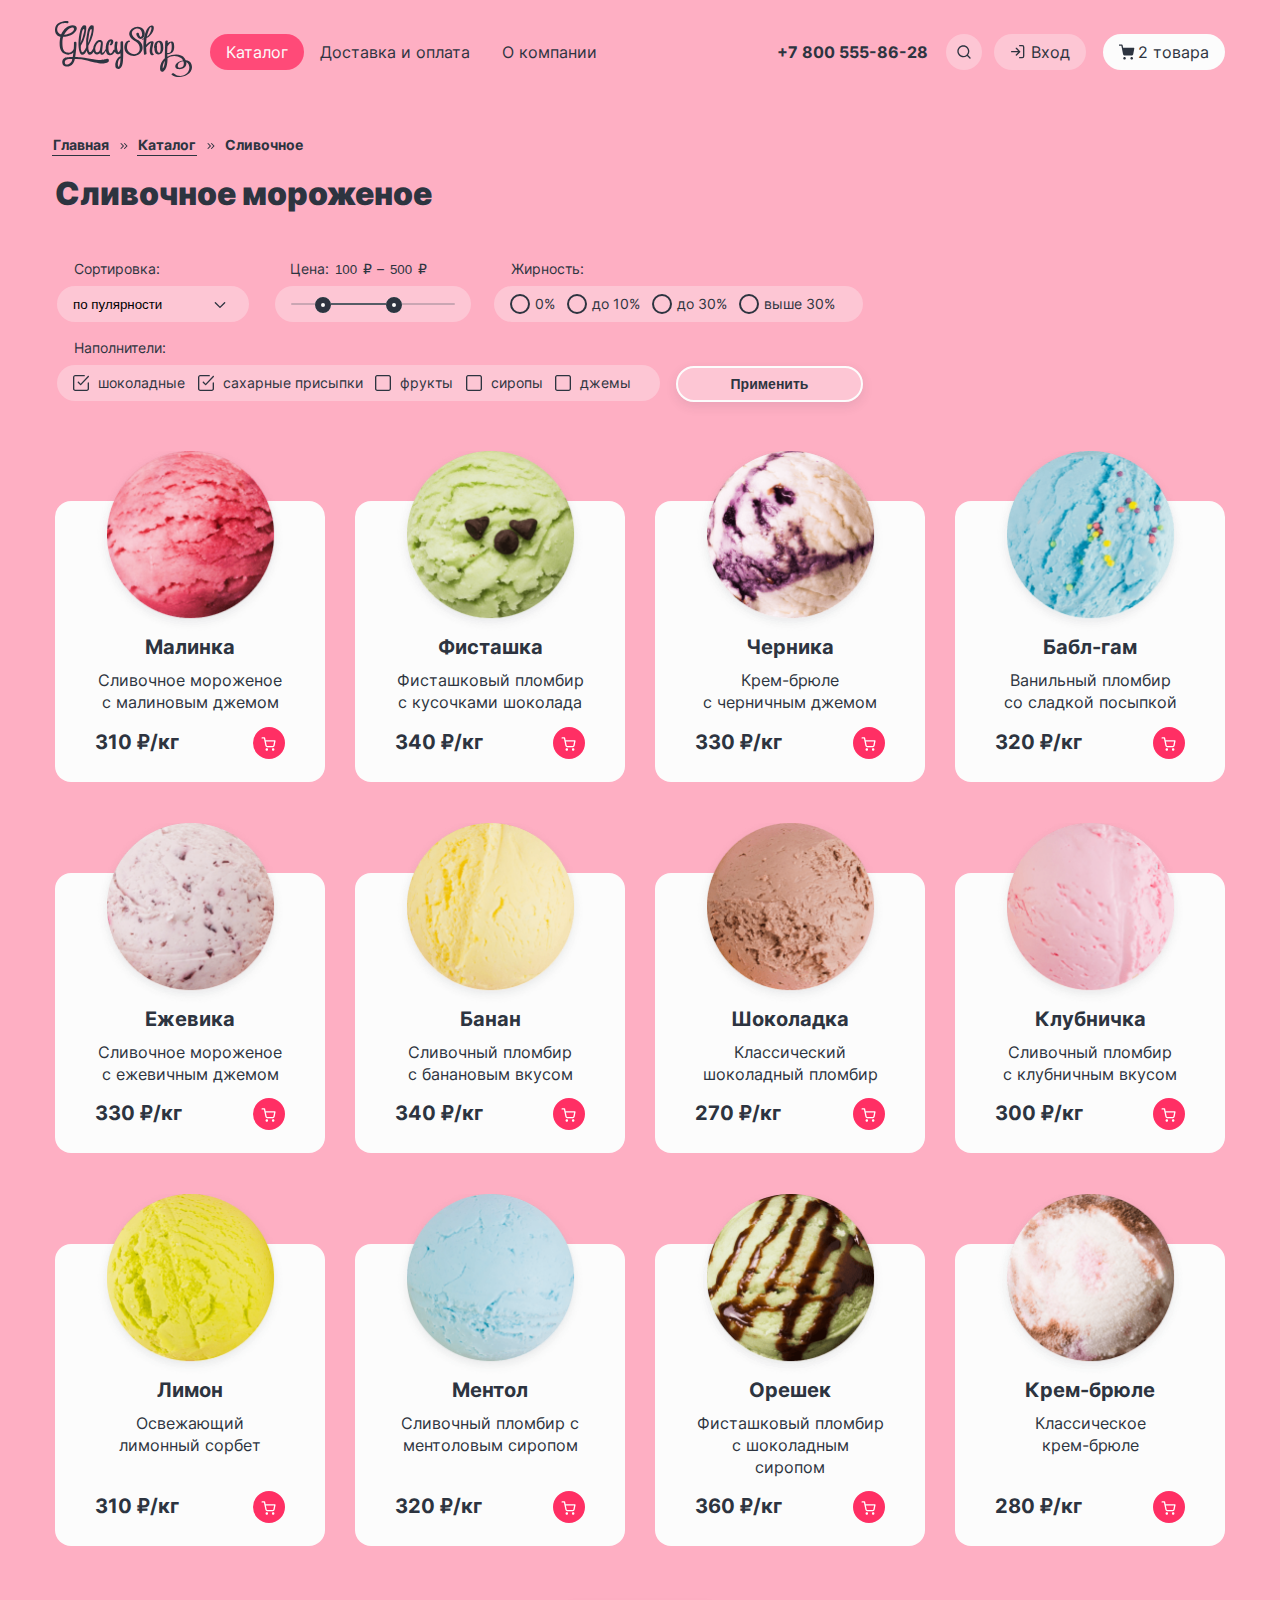
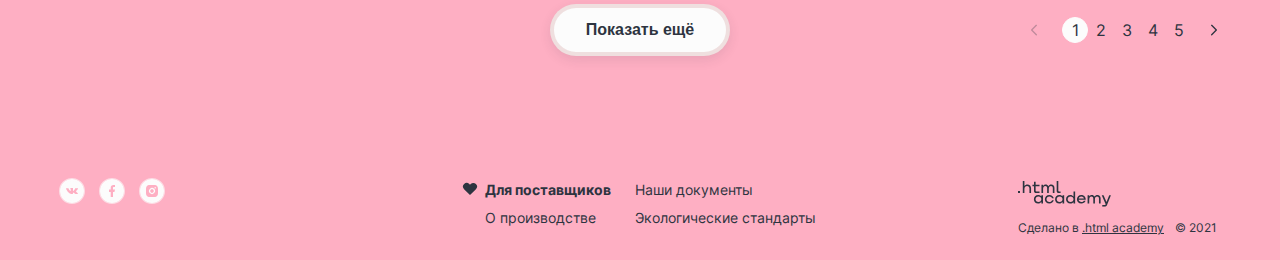
<file: catalog.html>
<!DOCTYPE html>
<html lang="ru">

<head>
  <meta charset="UTF-8">
  <title>Каталог магазин мороженого «Глейси Шоп»</title>
  <link rel="icon" href="favicon.ico">
  <link rel="icon" href="img/favicon-32.png" type="image/png" sizes="32x32" >
  <link rel="stylesheet" href="styles/styles.css">
</head>

<body class="bg-pink">
  <div class="page-container">

    <header class="page-header">

      <a href="/"><img src="img/logo.svg" width="137" height="56" alt="Логотип «Глейси Шоп»"></a>

      <nav>
        <ul class="navigation-list list-none">
          <li class="navigation-item">
            <a class="navigation-link focus pointer submenu-focus submenu-focus-off">Каталог</a>
            <ul class="submenu list-none focus pointer submenu-off">
              <li class="submenu-item"><a class="submenu-link" href="catalog/new.html">Новинки</a></li>
              <li class="submenu-item"><a class="submenu-link">Сливочное</a></li>
              <!-- href="catalog/creamy.html" -->
              <li class="submenu-item"><a class="submenu-link" href="catalog/sherbet.html">Щербеты</a></li>
              <li class="submenu-item"><a class="submenu-link" href="catalog/fruit-ice.html">Фруктовый лед</a></li>
              <li class="submenu-item"><a class="submenu-link" href="catalog/melorin.html">Мелорин</a></li>
            </ul>
          </li>
          <li class="navigation-item"><a class="navigation-link focus pointer" href="delivery-payment.html">Доставка и оплата</a></li>
          <li class="navigation-item"><a class="navigation-link focus pointer" href="about.html">О компании</a></li>
        </ul>
      </nav>

      <ul class="navigation-user navigation-list list-none">

        <li class="navigation-item">
          <a class="navigation-link focus pointer" href="tel:+78005558628">+7 800 555-86-28</a>
        </li>

        <li class="navigation-item">
          <a class="navigation-link link-user focus pointer" href="about.html">
            <svg class="icon" aria-hidden="true" focusable="false" width="16" height="16" xmlns="http://www.w3.org/2000/svg">
              <path fill-rule="evenodd" clip-rule="evenodd" d="M2.6634 7.33c0-2.5773 2.0893-4.6666 4.6667-4.6666 2.5773 0 4.6666 2.0893 4.6666 4.6667 0 1.2573-.4972 2.3984-1.3057 3.2375a.6833.6833 0 0 0-.1234.1235c-.8391.8085-1.9803 1.3056-3.2375 1.3056-2.5774 0-4.6667-2.0893-4.6667-4.6666Zm8.4118 4.688a5.9747 5.9747 0 0 1-3.7451 1.3121c-3.3137 0-6-2.6863-6-6s2.6863-6 6-6 6 2.6863 6 6a5.9745 5.9745 0 0 1-1.3121 3.7451l2.4501 2.4501a.6667.6667 0 1 1-.9428.9429l-2.4501-2.4502Z" fill="#2D3440" />
            </svg>
            <span class="visually-hidden">Поиск</span>
          </a>

          <div class="popover popover-search">
            <div class="popover-content">
              <form action="https://echo.htmlacademy.ru/" method="POST" class="forms-states">
                <label class="visually-hidden" for="search-search">Поиск по сайту</label>
                <input class="forms forms-popover-search" type="text" placeholder="Поиск по сайту" name="search-search" id="search-search">
              </form>
            </div>
          </div>
        </li>

        <li class="navigation-item">
          <a class="navigation-link link-user focus pointer" href="#">
            <svg class="icon" aria-hidden="true" focusable="false" width="16" height="16" xmlns="http://www.w3.org/2000/svg">
              <path fill-rule="evenodd" clip-rule="evenodd" d="M9 1.6667A.6667.6667 0 0 1 9.6667 1h2.6666a1.9997 1.9997 0 0 1 2 2v9.3333a1.9996 1.9996 0 0 1-2 2H9.6667a.6666.6666 0 1 1 0-1.3333h2.6666a.6664.6664 0 0 0 .4714-.1953.6664.6664 0 0 0 .1953-.4714V3a.6664.6664 0 0 0-.6667-.6667H9.6667A.6667.6667 0 0 1 9 1.6667ZM5.8619 3.8619a.6667.6667 0 0 1 .9428 0l3.3291 3.3291a.6624.6624 0 0 1 .129.177.664.664 0 0 1 .0705.2987.6636.6636 0 0 1-.1998.4759l-3.3288 3.3288a.6667.6667 0 1 1-.9428-.9428L8.057 8.3333H1.6668a.6667.6667 0 1 1 0-1.3333h6.3905L5.8619 4.8047a.6667.6667 0 0 1 0-.9428Z" fill="#2D3440" />
            </svg>
            <span>Вход</span>
          </a>

          <div class="popover popover-personal-area">
            <div class="popover-content">
              <p class="popover-title">Личный кабинет</p>
              <form action="https://echo.htmlacademy.ru/" method="POST" class="forms-states personal-area-form">
                <label class="visually-hidden" for="area-form-login">Логин</label>
                <input class="forms forms-popover-search" type="email" placeholder="email@example.com" name="area-form-login" id="area-form-login">
                <label class="visually-hidden" for="area-form-password">Логин</label>
                <input class="forms forms-popover-search" type="password" placeholder="&#8226; &#8226; &#8226; &#8226; &#8226; &#8226;" name="area-form-password" id="area-form-password">
                <div>
                  <button type="button" class="button button-bright focus pointer">Войти</button>
                  <p class="forgot-registration">
                    <a href="#">Забыли пароль?</a>
                    <a href="#">Регистрация</a>
                  </p>
                </div>
              </form>
            </div>
          </div>

        </li>

        <li class="navigation-item">
          <a class="navigation-link link-user link-user-cart focus pointer" href="#">
            <span aria-label="Корзина не пустая"class="icon-cart icon-cart-full">2 товара</span>
          </a>

          <div class="popover popover-cart">
              <p class="popover-title">Корзина</p>
              <ul class="cart-items-list list-none">
                <li class="cart-item">
                  <img src="img/product/raspberries.png" width="46" height="46" alt="Малинка">
                  <div class="item-title-scales">
                    <p class="cart-item-title">Малинка</p>
                    <p class="cart-item-scales">1 кг х 310 ₽</p>
                  </div>
                  <p class="cart-item-price">310 ₽</p>
                  <button type="button" class="cart-item-button focus pointer">
                    <span class="visually-hidden">Удалить из корзины</span>
                  </button>
                </li>
                <li class="cart-item">
                  <img src="img/product/bubble-gum.png" width="46" height="46" alt="Бабл-гам">
                  <div class="item-title-scales">
                    <p class="cart-item-title">Бабл-гам</p>
                    <p class="cart-item-scales">1,5 кг х 320 ₽</p>
                  </div>
                  <p class="cart-item-price">480 ₽</p>
                  <button type="button" class="cart-item-button focus pointer">
                    <span class="visually-hidden">Удалить из корзины</span>
                  </button>
                </li>
              </ul>
              <div class="cart-items-total">
                <button type="button" class="button button-bright focus pointer">Оформить заказ</button>
                <p>Итого: 790 ₽</p>
              </div>
          </div>

          <div class="popover popover-cart-empty">
            <div class="popover-content">
              <p class="popover-title popover-title-center">Ваша корзина<br> пока пуста</p>
            </div>
          </div>
        </li>

      </ul>

    </header>

    <main class="main-index">
      <h1 class="visually-hidden">Каталог магазина мороженого</h1>

      <ul class="bread-crumbs list-none">
        <li class="bread-crumbs-item"><a href="/">Главная</a></li>
        <li class="bread-crumbs-item"><a href="catalog.html">Каталог</a></li>
        <li class="bread-crumbs-item"><a>Сливочное</a></li>
      </ul>

      <h2>Сливочное мороженое</h2>

      <form class="sorting-filter" action="https://echo.htmlacademy.ru/" method="GET">

        <fieldset class="fieldset-filter">
          <legend>Сортировка:</legend>
          <select name="sorting" class="wrapper-filter wrapper-filter-sorting pointer">
            <option value="popular">по пулярности</option>
            <option value="cheap">сначала дешёвое</option>
            <option value="expensive">сначала дорогое</option>
          </select>
        </fieldset>

        <fieldset class="fieldset-filter fieldset-filter-price">
          <legend class="visually-hidden">Цена:</legend>

            <div class="range range-wrapper-inputs">
              <label class="catalog-filter-label">
                Цена:<input class="range-input" type="text" value="100" name="min-price" tabindex="-1"> ₽
              </label>
              <label class="catalog-filter-label">
                <span>–</span>
                <input class="range-input" type="text" value="500" name="max-price" tabindex="-1"> ₽
              </label>
            </div>

            <div class="wrapper-filter wrapper-filter-price">
              <div class="range-scale">
                <div class="range-bar range-bar-options">
                  <button type="button" class="range-toggle toggle-min pointer" aria-label="Изменить минимальную цену"></button>
                  <button type="button" class="range-toggle toggle-max pointer" aria-label="Изменить максимальную цену"></button>
                </div>
              </div>
            </div>

        </fieldset>

        <fieldset class="fieldset-filter fieldset-filter-fatness">
          <legend>Жирность:</legend>
          <div class="wrapper-filter">
            <ul class="catalog-filter-list list-none">
              <li class="catalog-filter-item">
                <input id="fatness-0" type="radio" name="fatness" class="visually-hidden control-input" value="0%">
                <label for="fatness-0" class="control-label" >0%</label>
              </li>
              <li class="catalog-filter-item">
                  <input id="fatness-10"  type="radio" name="fatness" class="visually-hidden control-input" value="10%">
                  <label for="fatness-10" class="control-label">до 10%</label>
              </li>
              <li class="catalog-filter-item">
                  <input id="fatness-30" type="radio" name="fatness" class="visually-hidden control-input" value="30%">
                  <label for="fatness-30" class="control-label">до 30%</span>
              </li>
              <li class="catalog-filter-item">
                  <input id="fatness-30plus" type="radio" name="fatness" class="visually-hidden control-input" value="30% plus">
                  <label for="fatness-30plus" class="control-label">выше 30%</label>
              </li>
            </ul>
          </div>
        </fieldset>

        <fieldset class="fieldset-filter">
          <legend>Наполнители:</legend>
          <div class="wrapper-filter">
            <ul class="catalog-filter-list list-none">
              <li class="catalog-filter-item">
                  <input id="fillers-chocolate" class="visually-hidden control-input" type="checkbox" name="chocolate" value="chocolate" checked>
                  <label for="fillers-chocolate" class="control-label">шоколадные</label>
              </li>
              <li class="catalog-filter-item">
                  <input id="fillers-sugar" class="visually-hidden control-input" type="checkbox" name="fillers" value="sugar" checked>
                  <label for="fillers-sugar" class="control-label">сахарные присыпки</label>
              </li>
              <li class="catalog-filter-item">
                  <input id="fillers-fruit" class="visually-hidden control-input" type="checkbox" name="fillers" value="fruits">
                  <label for="fillers-fruit" class="control-label">фрукты</label>
              </li>
              <li class="catalog-filter-item">
                  <input id="fillers-syrup" class="visually-hidden control-input" type="checkbox" name="fillers" value="syrups">
                  <label for="fillers-syrup" class="control-label">сиропы</label>
              </li>
              <li class="catalog-filter-item">
                  <input id="fillers-jams" class="visually-hidden control-input" type="checkbox" name="fillers" value="jams">
                  <label for="fillers-jams" class="control-label">джемы</label>
              </li>
            </ul>
          </div>
        </fieldset>
        <div class="wrapper-button-filter"><button class="button button-slight button-filter focus pointer" type="submit">Применить</button></div>
      </form>

      <ul class="showcase-list list-none">

        <li class="showcase-item">
          <img src="img/product/raspberries.png" width="168" height="168" class="showcase-img" alt="Малинка">
          <h4>Малинка</h4>
          <p>Сливочное мороженое с малиновым джемом</p>
          <div>
            <span>310 ₽/кг</span>
            <button type="button" class="button-cart focus pointer">
              <svg class="icon icon-circle icon-cart" aria-hidden="true" focusable="false" width="16" height="16" xmlns="http://www.w3.org/2000/svg">
                <path fill-rule="evenodd" clip-rule="evenodd" d="M1.1667 1.25a.6667.6667 0 0 0 0 1.3333h1.7712l.4675 2.3354a.664.664 0 0 0 .0106.0531l.9674 4.8333.0001.0006a1.8254 1.8254 0 0 0 1.8183 1.4691h5.6207a1.8256 1.8256 0 0 0 1.8185-1.4697l.001-.005.9271-4.8614a.6669.6669 0 0 0-.6549-.7915H4.6107l-.4726-2.3614a.6667.6667 0 0 0-.6537-.5358H1.1667ZM5.691 9.5444l-.8134-4.0639h8.2308l-.7756 4.0669a.4923.4923 0 0 1-.4918.3942v-.0001H6.1962v-.0001l-.0128.0002a.4922.4922 0 0 1-.4922-.3962l-.0002-.001Zm-1.1336 3.961c0-.6879.5577-1.2457 1.2457-1.2457.688 0 1.2457.5578 1.2457 1.2457 0 .688-.5577 1.2457-1.2457 1.2457-.688 0-1.2457-.5577-1.2457-1.2457Zm6.3733 0c0-.6879.5577-1.2457 1.2457-1.2457.688 0 1.2457.5578 1.2457 1.2457 0 .688-.5577 1.2457-1.2457 1.2457-.688 0-1.2457-.5577-1.2457-1.2457Z" />
              </svg>
              <span class="visually-hidden">Добавить в корзину</span></button>
          </div>
        </li>

        <li class="showcase-item">
          <img src="img/product/pistachio.png" width="168" height="168" class="showcase-img" alt="Фисташка">
          <h4>Фисташка</h4>
          <p>Фисташковый пломбир с кусочками шоколада</p>
          <div>
            <span>340 ₽/кг</span>
            <button type="button" class="button-cart focus pointer">
              <svg class="icon icon-circle icon-cart" aria-hidden="true" focusable="false" width="16" height="16" xmlns="http://www.w3.org/2000/svg">
                <path fill-rule="evenodd" clip-rule="evenodd" d="M1.1667 1.25a.6667.6667 0 0 0 0 1.3333h1.7712l.4675 2.3354a.664.664 0 0 0 .0106.0531l.9674 4.8333.0001.0006a1.8254 1.8254 0 0 0 1.8183 1.4691h5.6207a1.8256 1.8256 0 0 0 1.8185-1.4697l.001-.005.9271-4.8614a.6669.6669 0 0 0-.6549-.7915H4.6107l-.4726-2.3614a.6667.6667 0 0 0-.6537-.5358H1.1667ZM5.691 9.5444l-.8134-4.0639h8.2308l-.7756 4.0669a.4923.4923 0 0 1-.4918.3942v-.0001H6.1962v-.0001l-.0128.0002a.4922.4922 0 0 1-.4922-.3962l-.0002-.001Zm-1.1336 3.961c0-.6879.5577-1.2457 1.2457-1.2457.688 0 1.2457.5578 1.2457 1.2457 0 .688-.5577 1.2457-1.2457 1.2457-.688 0-1.2457-.5577-1.2457-1.2457Zm6.3733 0c0-.6879.5577-1.2457 1.2457-1.2457.688 0 1.2457.5578 1.2457 1.2457 0 .688-.5577 1.2457-1.2457 1.2457-.688 0-1.2457-.5577-1.2457-1.2457Z" />
              </svg>
              <span class="visually-hidden">Добавить в корзину</span></button>
          </div>
        </li>

        <li class="showcase-item">
          <img src="img/product/blueberry.png" width="168" height="168" class="showcase-img" alt="Черника">
          <h4>Черника</h4>
          <p>Крем-брюле<br> с черничным джемом</p>
          <div>
            <span>330 ₽/кг</span>
            <button type="button" class="button-cart focus pointer">
              <svg class="icon icon-circle icon-cart" aria-hidden="true" focusable="false" width="16" height="16" xmlns="http://www.w3.org/2000/svg">
                <path fill-rule="evenodd" clip-rule="evenodd" d="M1.1667 1.25a.6667.6667 0 0 0 0 1.3333h1.7712l.4675 2.3354a.664.664 0 0 0 .0106.0531l.9674 4.8333.0001.0006a1.8254 1.8254 0 0 0 1.8183 1.4691h5.6207a1.8256 1.8256 0 0 0 1.8185-1.4697l.001-.005.9271-4.8614a.6669.6669 0 0 0-.6549-.7915H4.6107l-.4726-2.3614a.6667.6667 0 0 0-.6537-.5358H1.1667ZM5.691 9.5444l-.8134-4.0639h8.2308l-.7756 4.0669a.4923.4923 0 0 1-.4918.3942v-.0001H6.1962v-.0001l-.0128.0002a.4922.4922 0 0 1-.4922-.3962l-.0002-.001Zm-1.1336 3.961c0-.6879.5577-1.2457 1.2457-1.2457.688 0 1.2457.5578 1.2457 1.2457 0 .688-.5577 1.2457-1.2457 1.2457-.688 0-1.2457-.5577-1.2457-1.2457Zm6.3733 0c0-.6879.5577-1.2457 1.2457-1.2457.688 0 1.2457.5578 1.2457 1.2457 0 .688-.5577 1.2457-1.2457 1.2457-.688 0-1.2457-.5577-1.2457-1.2457Z" />
              </svg>
              <span class="visually-hidden">Добавить в корзину</span></button>
          </div>
        </li>

        <li class="showcase-item">
          <img src="img/product/bubble-gum.png" width="168" height="168" class="showcase-img" alt="Бабл-гам">
          <h4>Бабл-гам</h4>
          <p>Ванильный пломбир<br> со сладкой посыпкой</p>
          <div>
            <span>320 ₽/кг</span>
            <button type="button" class="button-cart focus pointer">
              <svg class="icon icon-circle icon-cart" aria-hidden="true" focusable="false" width="16" height="16" xmlns="http://www.w3.org/2000/svg">
                <path fill-rule="evenodd" clip-rule="evenodd" d="M1.1667 1.25a.6667.6667 0 0 0 0 1.3333h1.7712l.4675 2.3354a.664.664 0 0 0 .0106.0531l.9674 4.8333.0001.0006a1.8254 1.8254 0 0 0 1.8183 1.4691h5.6207a1.8256 1.8256 0 0 0 1.8185-1.4697l.001-.005.9271-4.8614a.6669.6669 0 0 0-.6549-.7915H4.6107l-.4726-2.3614a.6667.6667 0 0 0-.6537-.5358H1.1667ZM5.691 9.5444l-.8134-4.0639h8.2308l-.7756 4.0669a.4923.4923 0 0 1-.4918.3942v-.0001H6.1962v-.0001l-.0128.0002a.4922.4922 0 0 1-.4922-.3962l-.0002-.001Zm-1.1336 3.961c0-.6879.5577-1.2457 1.2457-1.2457.688 0 1.2457.5578 1.2457 1.2457 0 .688-.5577 1.2457-1.2457 1.2457-.688 0-1.2457-.5577-1.2457-1.2457Zm6.3733 0c0-.6879.5577-1.2457 1.2457-1.2457.688 0 1.2457.5578 1.2457 1.2457 0 .688-.5577 1.2457-1.2457 1.2457-.688 0-1.2457-.5577-1.2457-1.2457Z" />
              </svg>
              <span class="visually-hidden">Добавить в корзину</span></button>
          </div>
        </li>

        <li class="showcase-item">
          <img src="img/product/blackberry.png" width="168" height="168" class="showcase-img" alt="Ежевика">
          <h4>Ежевика</h4>
          <p>Сливочное мороженое с ежевичным джемом</p>
          <div>
            <span>330 ₽/кг</span>
            <button type="button" class="button-cart focus pointer">
              <svg class="icon icon-circle icon-cart" aria-hidden="true" focusable="false" width="16" height="16" xmlns="http://www.w3.org/2000/svg">
                <path fill-rule="evenodd" clip-rule="evenodd" d="M1.1667 1.25a.6667.6667 0 0 0 0 1.3333h1.7712l.4675 2.3354a.664.664 0 0 0 .0106.0531l.9674 4.8333.0001.0006a1.8254 1.8254 0 0 0 1.8183 1.4691h5.6207a1.8256 1.8256 0 0 0 1.8185-1.4697l.001-.005.9271-4.8614a.6669.6669 0 0 0-.6549-.7915H4.6107l-.4726-2.3614a.6667.6667 0 0 0-.6537-.5358H1.1667ZM5.691 9.5444l-.8134-4.0639h8.2308l-.7756 4.0669a.4923.4923 0 0 1-.4918.3942v-.0001H6.1962v-.0001l-.0128.0002a.4922.4922 0 0 1-.4922-.3962l-.0002-.001Zm-1.1336 3.961c0-.6879.5577-1.2457 1.2457-1.2457.688 0 1.2457.5578 1.2457 1.2457 0 .688-.5577 1.2457-1.2457 1.2457-.688 0-1.2457-.5577-1.2457-1.2457Zm6.3733 0c0-.6879.5577-1.2457 1.2457-1.2457.688 0 1.2457.5578 1.2457 1.2457 0 .688-.5577 1.2457-1.2457 1.2457-.688 0-1.2457-.5577-1.2457-1.2457Z" />
              </svg>
              <span class="visually-hidden">Добавить в корзину</span></button>
          </div>
        </li>

        <li class="showcase-item">
          <img src="img/product/banana.png" width="168" height="168" class="showcase-img" alt="Банан">
          <h4>Банан</h4>
          <p>Сливочный пломбир<br> с банановым вкусом</p>
          <div>
            <span>340 ₽/кг</span>
            <button type="button" class="button-cart focus pointer">
              <svg class="icon icon-circle icon-cart" aria-hidden="true" focusable="false" width="16" height="16" xmlns="http://www.w3.org/2000/svg">
                <path fill-rule="evenodd" clip-rule="evenodd" d="M1.1667 1.25a.6667.6667 0 0 0 0 1.3333h1.7712l.4675 2.3354a.664.664 0 0 0 .0106.0531l.9674 4.8333.0001.0006a1.8254 1.8254 0 0 0 1.8183 1.4691h5.6207a1.8256 1.8256 0 0 0 1.8185-1.4697l.001-.005.9271-4.8614a.6669.6669 0 0 0-.6549-.7915H4.6107l-.4726-2.3614a.6667.6667 0 0 0-.6537-.5358H1.1667ZM5.691 9.5444l-.8134-4.0639h8.2308l-.7756 4.0669a.4923.4923 0 0 1-.4918.3942v-.0001H6.1962v-.0001l-.0128.0002a.4922.4922 0 0 1-.4922-.3962l-.0002-.001Zm-1.1336 3.961c0-.6879.5577-1.2457 1.2457-1.2457.688 0 1.2457.5578 1.2457 1.2457 0 .688-.5577 1.2457-1.2457 1.2457-.688 0-1.2457-.5577-1.2457-1.2457Zm6.3733 0c0-.6879.5577-1.2457 1.2457-1.2457.688 0 1.2457.5578 1.2457 1.2457 0 .688-.5577 1.2457-1.2457 1.2457-.688 0-1.2457-.5577-1.2457-1.2457Z" />
              </svg>
              <span class="visually-hidden">Добавить в корзину</span></button>
          </div>
        </li>

        <li class="showcase-item">
          <img src="img/product/chocolate-bar.png" width="168" height="168" class="showcase-img" alt="Шоколадка">
          <h4>Шоколадка</h4>
          <p>Классический шоколадный пломбир</p>
          <div>
            <span>270 ₽/кг</span>
            <button type="button" class="button-cart focus pointer">
              <svg class="icon icon-circle icon-cart" aria-hidden="true" focusable="false" width="16" height="16" xmlns="http://www.w3.org/2000/svg">
                <path fill-rule="evenodd" clip-rule="evenodd" d="M1.1667 1.25a.6667.6667 0 0 0 0 1.3333h1.7712l.4675 2.3354a.664.664 0 0 0 .0106.0531l.9674 4.8333.0001.0006a1.8254 1.8254 0 0 0 1.8183 1.4691h5.6207a1.8256 1.8256 0 0 0 1.8185-1.4697l.001-.005.9271-4.8614a.6669.6669 0 0 0-.6549-.7915H4.6107l-.4726-2.3614a.6667.6667 0 0 0-.6537-.5358H1.1667ZM5.691 9.5444l-.8134-4.0639h8.2308l-.7756 4.0669a.4923.4923 0 0 1-.4918.3942v-.0001H6.1962v-.0001l-.0128.0002a.4922.4922 0 0 1-.4922-.3962l-.0002-.001Zm-1.1336 3.961c0-.6879.5577-1.2457 1.2457-1.2457.688 0 1.2457.5578 1.2457 1.2457 0 .688-.5577 1.2457-1.2457 1.2457-.688 0-1.2457-.5577-1.2457-1.2457Zm6.3733 0c0-.6879.5577-1.2457 1.2457-1.2457.688 0 1.2457.5578 1.2457 1.2457 0 .688-.5577 1.2457-1.2457 1.2457-.688 0-1.2457-.5577-1.2457-1.2457Z" />
              </svg>
              <span class="visually-hidden">Добавить в корзину</span></button>
          </div>
        </li>

        <li class="showcase-item">
          <img src="img/product/strawberry.png" width="168" height="168" class="showcase-img" alt="Клубничка">
          <h4>Клубничка</h4>
          <p>Сливочный пломбир<br> с клубничным вкусом</p>
          <div>
            <span>300 ₽/кг</span>
            <button type="button" class="button-cart focus pointer">
              <svg class="icon icon-circle icon-cart" aria-hidden="true" focusable="false" width="16" height="16" xmlns="http://www.w3.org/2000/svg">
                <path fill-rule="evenodd" clip-rule="evenodd" d="M1.1667 1.25a.6667.6667 0 0 0 0 1.3333h1.7712l.4675 2.3354a.664.664 0 0 0 .0106.0531l.9674 4.8333.0001.0006a1.8254 1.8254 0 0 0 1.8183 1.4691h5.6207a1.8256 1.8256 0 0 0 1.8185-1.4697l.001-.005.9271-4.8614a.6669.6669 0 0 0-.6549-.7915H4.6107l-.4726-2.3614a.6667.6667 0 0 0-.6537-.5358H1.1667ZM5.691 9.5444l-.8134-4.0639h8.2308l-.7756 4.0669a.4923.4923 0 0 1-.4918.3942v-.0001H6.1962v-.0001l-.0128.0002a.4922.4922 0 0 1-.4922-.3962l-.0002-.001Zm-1.1336 3.961c0-.6879.5577-1.2457 1.2457-1.2457.688 0 1.2457.5578 1.2457 1.2457 0 .688-.5577 1.2457-1.2457 1.2457-.688 0-1.2457-.5577-1.2457-1.2457Zm6.3733 0c0-.6879.5577-1.2457 1.2457-1.2457.688 0 1.2457.5578 1.2457 1.2457 0 .688-.5577 1.2457-1.2457 1.2457-.688 0-1.2457-.5577-1.2457-1.2457Z" />
              </svg>
              <span class="visually-hidden">Добавить в корзину</span></button>
          </div>
        </li>

        <li class="showcase-item">
          <img src="img/product/lemon.png" width="168" height="168" class="showcase-img" alt="Лимон">
          <h4>Лимон</h4>
          <p>Освежающий лимонный сорбет</p>
          <div>
            <span>310 ₽/кг</span>
            <button type="button" class="button-cart focus pointer">
              <svg class="icon icon-circle icon-cart" aria-hidden="true" focusable="false" width="16" height="16" xmlns="http://www.w3.org/2000/svg">
                <path fill-rule="evenodd" clip-rule="evenodd" d="M1.1667 1.25a.6667.6667 0 0 0 0 1.3333h1.7712l.4675 2.3354a.664.664 0 0 0 .0106.0531l.9674 4.8333.0001.0006a1.8254 1.8254 0 0 0 1.8183 1.4691h5.6207a1.8256 1.8256 0 0 0 1.8185-1.4697l.001-.005.9271-4.8614a.6669.6669 0 0 0-.6549-.7915H4.6107l-.4726-2.3614a.6667.6667 0 0 0-.6537-.5358H1.1667ZM5.691 9.5444l-.8134-4.0639h8.2308l-.7756 4.0669a.4923.4923 0 0 1-.4918.3942v-.0001H6.1962v-.0001l-.0128.0002a.4922.4922 0 0 1-.4922-.3962l-.0002-.001Zm-1.1336 3.961c0-.6879.5577-1.2457 1.2457-1.2457.688 0 1.2457.5578 1.2457 1.2457 0 .688-.5577 1.2457-1.2457 1.2457-.688 0-1.2457-.5577-1.2457-1.2457Zm6.3733 0c0-.6879.5577-1.2457 1.2457-1.2457.688 0 1.2457.5578 1.2457 1.2457 0 .688-.5577 1.2457-1.2457 1.2457-.688 0-1.2457-.5577-1.2457-1.2457Z" />
              </svg>
              <span class="visually-hidden">Добавить в корзину</span></button>
          </div>
        </li>

        <li class="showcase-item">
          <img src="img/product/menthol.png" width="168" height="168" class="showcase-img" alt="Ментол">
          <h4>Ментол</h4>
          <p>Сливочный пломбир с ментоловым сиропом</p>
          <div>
            <span>320 ₽/кг</span>
            <button type="button" class="button-cart focus pointer">
              <svg class="icon icon-circle icon-cart" aria-hidden="true" focusable="false" width="16" height="16" xmlns="http://www.w3.org/2000/svg">
                <path fill-rule="evenodd" clip-rule="evenodd" d="M1.1667 1.25a.6667.6667 0 0 0 0 1.3333h1.7712l.4675 2.3354a.664.664 0 0 0 .0106.0531l.9674 4.8333.0001.0006a1.8254 1.8254 0 0 0 1.8183 1.4691h5.6207a1.8256 1.8256 0 0 0 1.8185-1.4697l.001-.005.9271-4.8614a.6669.6669 0 0 0-.6549-.7915H4.6107l-.4726-2.3614a.6667.6667 0 0 0-.6537-.5358H1.1667ZM5.691 9.5444l-.8134-4.0639h8.2308l-.7756 4.0669a.4923.4923 0 0 1-.4918.3942v-.0001H6.1962v-.0001l-.0128.0002a.4922.4922 0 0 1-.4922-.3962l-.0002-.001Zm-1.1336 3.961c0-.6879.5577-1.2457 1.2457-1.2457.688 0 1.2457.5578 1.2457 1.2457 0 .688-.5577 1.2457-1.2457 1.2457-.688 0-1.2457-.5577-1.2457-1.2457Zm6.3733 0c0-.6879.5577-1.2457 1.2457-1.2457.688 0 1.2457.5578 1.2457 1.2457 0 .688-.5577 1.2457-1.2457 1.2457-.688 0-1.2457-.5577-1.2457-1.2457Z" />
              </svg>
              <span class="visually-hidden">Добавить в корзину</span></button>
          </div>
        </li>

        <li class="showcase-item">
          <img src="img/product/nut.png" width="168" height="168" class="showcase-img" alt="Орешек">
          <h4>Орешек</h4>
          <p>Фисташковый пломбир с шоколадным сиропом</p>
          <div>
            <span>360 ₽/кг</span>
            <button type="button" class="button-cart focus pointer">
              <svg class="icon icon-circle icon-cart" aria-hidden="true" focusable="false" width="16" height="16" xmlns="http://www.w3.org/2000/svg">
                <path fill-rule="evenodd" clip-rule="evenodd" d="M1.1667 1.25a.6667.6667 0 0 0 0 1.3333h1.7712l.4675 2.3354a.664.664 0 0 0 .0106.0531l.9674 4.8333.0001.0006a1.8254 1.8254 0 0 0 1.8183 1.4691h5.6207a1.8256 1.8256 0 0 0 1.8185-1.4697l.001-.005.9271-4.8614a.6669.6669 0 0 0-.6549-.7915H4.6107l-.4726-2.3614a.6667.6667 0 0 0-.6537-.5358H1.1667ZM5.691 9.5444l-.8134-4.0639h8.2308l-.7756 4.0669a.4923.4923 0 0 1-.4918.3942v-.0001H6.1962v-.0001l-.0128.0002a.4922.4922 0 0 1-.4922-.3962l-.0002-.001Zm-1.1336 3.961c0-.6879.5577-1.2457 1.2457-1.2457.688 0 1.2457.5578 1.2457 1.2457 0 .688-.5577 1.2457-1.2457 1.2457-.688 0-1.2457-.5577-1.2457-1.2457Zm6.3733 0c0-.6879.5577-1.2457 1.2457-1.2457.688 0 1.2457.5578 1.2457 1.2457 0 .688-.5577 1.2457-1.2457 1.2457-.688 0-1.2457-.5577-1.2457-1.2457Z" />
              </svg>
              <span class="visually-hidden">Добавить в корзину</span></button>
          </div>
        </li>

        <li class="showcase-item">
          <img src="img/product/creme-brulee.png" width="168" height="168" class="showcase-img" alt="Крем-брюле">
          <h4>Крем-брюле</h4>
          <p>Классическое<br> крем-брюле </p>
          <div>
            <span>280 ₽/кг</span>
            <button type="button" class="button-cart focus pointer">
              <svg class="icon icon-circle icon-cart" aria-hidden="true" focusable="false" width="16" height="16" xmlns="http://www.w3.org/2000/svg">
                <path fill-rule="evenodd" clip-rule="evenodd" d="M1.1667 1.25a.6667.6667 0 0 0 0 1.3333h1.7712l.4675 2.3354a.664.664 0 0 0 .0106.0531l.9674 4.8333.0001.0006a1.8254 1.8254 0 0 0 1.8183 1.4691h5.6207a1.8256 1.8256 0 0 0 1.8185-1.4697l.001-.005.9271-4.8614a.6669.6669 0 0 0-.6549-.7915H4.6107l-.4726-2.3614a.6667.6667 0 0 0-.6537-.5358H1.1667ZM5.691 9.5444l-.8134-4.0639h8.2308l-.7756 4.0669a.4923.4923 0 0 1-.4918.3942v-.0001H6.1962v-.0001l-.0128.0002a.4922.4922 0 0 1-.4922-.3962l-.0002-.001Zm-1.1336 3.961c0-.6879.5577-1.2457 1.2457-1.2457.688 0 1.2457.5578 1.2457 1.2457 0 .688-.5577 1.2457-1.2457 1.2457-.688 0-1.2457-.5577-1.2457-1.2457Zm6.3733 0c0-.6879.5577-1.2457 1.2457-1.2457.688 0 1.2457.5578 1.2457 1.2457 0 .688-.5577 1.2457-1.2457 1.2457-.688 0-1.2457-.5577-1.2457-1.2457Z" />
              </svg>
              <span class="visually-hidden">Добавить в корзину</span></button>
          </div>
        </li>
      </ul>

      <div class="show-more">
        <button type="button" class="button button-light focus pointer">Показать ещё</button>
        <div>
          <a class="arrow arrow-left focus">
            <svg width="16" height="16" aria-hidden="true" focusable="false" xmlns="http://www.w3.org/2000/svg">
              <path fill-rule="evenodd" clip-rule="evenodd" d="M9.8033 3.8051a.665.665 0 1 0-.9405-.9404l-4.668 4.668a.665.665 0 0 0-.0026.938l.0035.0035 4.6681 4.6681a.665.665 0 1 0 .9405-.9405L5.6054 8.003l4.1978-4.1979Z" />
            </svg>
            <span class="visually-hidden">Предыдущая страница</span></a>
          <ul class="show-more-list list-none">
            <li><a>1</a></li>
            <li><a href="#">2</a></li>
            <li><a href="#">3</a></li>
            <li><a href="#">4</a></li>
            <li><a href="#">5</a></li>
          </ul>
          <a href="#" class="arrow arrow-right focus">
            <svg width="16" height="16" aria-hidden="true" focusable="false" xmlns="http://www.w3.org/2000/svg">
              <path fill-rule="evenodd" clip-rule="evenodd" d="M7.1353 2.8647a.665.665 0 1 0-.9405.9404l4.2013 4.2013-4.2013 4.2013a.665.665 0 0 0 .9404.9405l4.6688-4.6688.0028-.0027a.665.665 0 0 0 0-.9405L7.1353 2.8647Z" />
            </svg>
            <span class="visually-hidden">Следующая страница</span></a>
        </div>
      </div>
    </main>

    <footer class="page-footer">
      <ul class="footer-social-list">
        <li class="footer-social-item list-none">
          <a class="social-link focus" href="https://vk.com/htmlacademy">
            <svg class="social-icon" aria-hidden="true" focusable="false" viewBox="0 0 16 16" fill="none" xmlns="http://www.w3.org/2000/svg">
              <path fill-rule="evenodd" clip-rule="evenodd" d="M16 8c0 4.4183-3.5817 8-8 8s-8-3.5817-8-8 3.5817-8 8-8 8 3.5817 8 8ZM8.3923 9.9832H7.914s-1.0551.0557-1.9842-.792c-1.0133-.9248-1.9082-2.7599-1.9082-2.7599S3.97 6.311 4.026 6.253c.063-.0654.2346-.0696.2346-.0696l1.143-.0066s.1078.0158.185.0654c.0635.041.099.1175.099.1175s.1848.4095.4295.78c.4775.7232.7.8814.8621.8039.2362-.113.1654-1.0224.1654-1.0224s.0044-.3301-.1189-.477c-.0955-.114-.2755-.1472-.355-.1566-.0643-.0075.0412-.1384.178-.1971.2058-.0884.569-.0934.9983-.0895.3344.003.4306.0212.5614.049.3033.0641.2939.2699.2735.7137a9.6974 9.6974 0 0 0-.0132.4643c0 .04-.0013.0826-.0027.1264-.0071.2274-.0152.4876.1555.5843.0875.0495.3017.0075.8373-.7897.254-.3778.4443-.822.4443-.822s.0416-.0793.1063-.1132c.0661-.0347.1553-.024.1553-.024l1.2029-.0066s.3614-.0378.42.1052c.0613.15-.1351.5006-.6266 1.0746-.4635.5415-.6904.7429-.6725.9195.0132.1308.1607.248.4457.48.5922.4817.75.7346.7875.7947a.3258.3258 0 0 0 .0069.0108c.265.3852-.2939.4154-.2939.4154l-1.0683.013s-.2296.0399-.5318-.142c-.158-.095-.3125-.2503-.4597-.3982-.225-.226-.4329-.435-.6104-.3857-.2978.0828-.2884.6452-.2884.6452s.0021.1201-.0657.184c-.0738.0698-.2182.0837-.2182.0837Z" />
            </svg>
            <span class="visually-hidden">Vkontakte</span>
          </a>
        </li>

        <li class="footer-social-item list-none">
          <a class="social-link focus" href="https://www.facebook.com/htmlacademy">
            <svg class="social-icon" aria-hidden="true" focusable="false" viewBox="0 0 16 16" fill="none" xmlns="http://www.w3.org/2000/svg">
              <path fill-rule="evenodd" clip-rule="evenodd" d="M16 8c0 4.4183-3.5817 8-8 8s-8-3.5817-8-8 3.5817-8 8-8 8 3.5817 8 8Zm-6.381.6h-.9523V12H7.1429V8.6H6V7h1.1429V5.88c0-1.2172.7344-1.88 1.7687-1.88.4953 0 .9642.0388 1.0884.056V5.4h-.5714c-.762 0-.762.388-.762.8V7H10l-.381 1.6Z" />
            </svg>
            <span class="visually-hidden">Facebook</span>
          </a>
        </li>

        <li class="footer-social-item list-none">
          <a class="social-link focus" href="https://www.instagram.com/htmlacademy/">
            <svg class="social-icon" aria-hidden="true" focusable="false" viewBox="0 0 16 16" fill="none" xmlns="http://www.w3.org/2000/svg">
              <path fill-rule="evenodd" clip-rule="evenodd" d="M16 8c0 4.4183-3.5817 8-8 8s-8-3.5817-8-8 3.5817-8 8-8 8 3.5817 8 8ZM9.6488 4.024C9.2224 4.004 9.0868 4 8 4s-1.2224.0052-1.6488.024c-.4264.02-.716.0868-.9712.186a1.9587 1.9587 0 0 0-.7088.4612A1.952 1.952 0 0 0 4.21 5.38c-.0992.2552-.166.5448-.186.9712C4.004 6.7776 4 6.9132 4 8s.0052 1.2224.024 1.6488c.02.426.0868.7164.186.9712.1004.267.2578.5089.4612.7088.1998.2036.4417.361.7088.4612.2552.0988.5452.166.9712.186.4264.02.562.024 1.6488.024s1.2224-.0052 1.6488-.024c.426-.02.7164-.0872.9712-.186a1.9664 1.9664 0 0 0 .7088-.4612 1.954 1.954 0 0 0 .4612-.7088c.0988-.2552.166-.5452.186-.9712.02-.4264.024-.562.024-1.6488s-.0052-1.2224-.024-1.6488c-.02-.426-.0872-.7164-.186-.9712a1.963 1.963 0 0 0-.4612-.7088c-.2224-.222-.4448-.3596-.7088-.4612-.2552-.0992-.5452-.166-.9712-.186Zm-3.063 2.5618A2 2 0 1 1 9.4142 9.414a2 2 0 0 1-2.8284-2.8283Zm3.8678-1.0393a.5002.5002 0 0 1 0 .707A.5002.5002 0 0 1 9.6 5.9a.5.5 0 0 1 .8536-.3536Zm-1.605 1.605a1.2 1.2 0 1 0-1.6971 1.697 1.2 1.2 0 0 0 1.697-1.697Z" />
            </svg>
            <span class="visually-hidden">Instagram</span>
          </a>
        </li>
      </ul>

      <ul class="footer-info list-none">
        <li><a href="#" class="footer-info-link">Для поставщиков</a></li>
        <li><a href="#" class="footer-info-link">Наши документы</a></li>
        <li><a href="#" class="footer-info-link">О производстве</a></li>
        <li><a href="#" class="footer-info-link">Экологические стандарты</a></li>
      </ul>

      <div class="footer-developer">
        <a href="https://htmlacademy.ru" target="_blank"><img src="img/logo-htmlacademy.svg" width="93" height="26" alt=".html academy"></a>
        <p>Сделано в <a href="https://htmlacademy.ru" target="_blank">.html academy</a> © 2021</p>
      </div>
    </footer>
  </div>
</body>

</html>
</file>
<file: styles/styles.css>
@font-face {
  font-family: "Inter";
  src: url("/fonts/inter-400.woff2") format("woff2");
  font-weight: 400;
  font-style: normal;
  font-display: swap;
}

@font-face {
  font-family: "Inter";
  src: url("/fonts/inter-700.woff2") format("woff2");
  font-weight: 700;
  font-style: normal;
  font-display: swap;
}

@font-face {
  font-family: "Inter";
  src: url("/fonts/inter-900.woff2") format("woff2");
  font-weight: 900;
  font-style: normal;
  font-display: swap;
}

html {
  height: 100%;
}

body {
  min-width: 1170px;
  margin: 0;
  min-height: 100%;
  font-family: "Inter", sans-serif;
  font-weight: 400;
  font-size: 18px;
  line-height: 24px;
  font-style: normal;
  color: #2D3440;
  box-sizing: content-box;
}

.bg-pink {
  background-color: #FEAFC3;
}

.bg-blue {
  background-color: #69A9FF;
}

.bg-yellow {
  background-color: #FCC850;
}

.text-normal {
  font-weight: 400;
}

.text-bold {
  font-weight: 700;
}

.text-black {
  font-weight: 900;
}

.a-styles,
.navigation-link {
  color: #2D3440;
}

.a-styles-none,
.navigation-link {
  text-decoration: none;
}

.page-container {
  width: 1170px;
  margin: 0 auto;
}

.list-none {
  list-style-type: none;
  margin: 0;
  padding: 0;
}

.main-index > h2 {
  margin: 0;
  font-weight: 900;
  font-size: 32px;
  line-height: 46px;
}

.forms {
  font-family: "Inter", sans-serif;
  padding: 14px 16px;
  font-size: 16px;
  line-height: 20px;
  box-sizing: border-box;
  border: 1px solid #B9B9B9;
  border-radius: 4px;
}

.forms::placeholder {
  color: #B9B9B9;
}

.page-header {
  min-height: 104px;
  display: grid;
  grid-template-columns: 137px 1fr 508px;
  align-items: center;
  gap: 18px;
}

.navigation-user {
  margin-left: auto;
}

.navigation-list {
  display: flex;
  flex-wrap: wrap;
  padding: 0;
}

.navigation-user {
  gap: 3px;
}

.navigation-item {
  position: relative;
}

.submenu {
  position: absolute;
  top: 44px;
  left: -2px;
  min-width: 138px;
  z-index: 10;
  background: #FCFCFC;
  border-radius: 4px;
}

.submenu-off {
  display: none;
}

.submenu-item {
  display: flex;
}

.submenu-link {
  width: 100%;
  font-size: 14px;
  line-height: 20px;
  color: #2D3440;
  text-decoration: none;
  padding: 7px 16px;
}

.submenu-link:hover {
  background-color: #FFCBD8;
}

.submenu-link:active {
  background-color: #FF7799;
}

.submenu-link:not([href]) {
  background-color: #FF4A78;
  color: #FCFCFC;
  cursor: auto;

}

.submenu-item:first-child .submenu-link {
  border-radius: 4px 4px 0 0;
  padding-top: 16px;
}

.submenu-item:last-child .submenu-link {
  border-radius: 0 0 4px 4px;
  padding-bottom: 12px;
}

.submenu-item:first-child {
  font-weight: 700;
  display: flex;
  flex-wrap: wrap;
}

.submenu-item:first-child::after {
  content: "";
  width: 106px;
  margin: auto;
  padding-bottom: 6px;
  border-bottom: 1px solid #B9B9B9;
}
.submenu-focus,
.navigation-item:focus-within .navigation-link {
  background-color: #FCFCFC;
  border-radius: 26px;
  color: #2D3440;
}

.submenu-focus-off {
  background: none;
  color: inherit;
}

.navigation-user > .navigation-item:nth-child(1) {
  font-weight: 700;
  margin-right: -7px;
}

.navigation-user > .navigation-item:nth-child(4) {
  margin-left: 14px;
}

.navigation-user .navigation-item {
  margin-left: 16px;
}

.navigation-link {
  display: inline-block;
  position: relative;
  font-size: 16px;
  line-height: 20px;
  text-decoration: none;
  padding: 8px 16px;
  border-radius: 26px;
}

.link-user {
  background-color: rgba(252, 252, 252, 0.3);
}

.link-user-cart {
  background-color: #FCFCFC;
}

.navigation-link:hover {
  background-color: rgba(252, 252, 252, 0.5);
}

.forms-states input:hover,
.forms-states input[required]:hover {
  outline: 1px solid #2D3440;
  outline-offset: -1px;
}

.forms-states input:invalid {
  outline: 1px solid #EA5454;
  outline-offset: -1px;
}

.forms-states input:invalid:focus {
  outline: 2px solid #EA5454;
  outline-offset: -1px;
}

.forms-states input[required] {
  outline: 1px solid #B9B9B9;
  outline-offset: -1px;
}

.forms-states input:disabled {
  background: #E7E7E7;
  border: 1px solid #B9B9B9;
}

.forms-states input:hover::placeholder {
  color: #2D3440;
}

.forms-states input:focus::placeholder {
  color: #2D3440;
}

.forms-states input[disabled] {
  outline: none;
}

.navigation-link:active {
  background: #FCFCFC;
}

.navigation-link:not([href]) {
  color: #FCFCFC;
  background-color: #FF4A78;
  cursor: auto;
}

.cart-full {
  background: #FCFCFC;
}

.navigation-user li:nth-child(2) > a {
  padding: 8px 10px;
  margin-right: -7px;
  margin-left: -10px;
}

.icon {
  transform: translate(0, 2px);
}

.icon-cart {
  fill: #FFFFFF;
}

.icon-cart::before {
  content: "";
  width: 16px;
  height: 16px;
  display: inline-block;
  transform: translate(0, 2px);
  margin-right: 3px;
  background: url("../img/icons/cart.svg") 16px 16px;
}

.icon-cart-full::before {
  background: url("../img/icons/cart-full.svg") 16px 16px;
}

.bread-crumbs {
  display: flex;
  flex-wrap: wrap;
  gap: 12px;
  font-size: 14px;
  line-height: 20px;
  font-weight: 700;
  padding: 0;
  margin-top: 31px;
  margin-bottom: 16px;
}

.bread-crumbs a {
  color: #2D3440;
  text-decoration: none;
  padding: 2px 1px;
  border-bottom: 1px solid #2D3440;
  margin-left: -3px;
}

.bread-crumbs a:not([href]) {
  border-bottom: none;
}

.bread-crumbs-item {
  position: relative;
  margin-right: 18px;
}

.bread-crumbs-item:not(:last-of-type)::after {
  content: "";
  position: absolute;
  width: 12px;
  height: 12px;
  background: url(../img/icons/chevrons-right.svg) no-repeat;
  top: 5px;
  right: -20px;
}

.wrapper-filter-sorting {
  width: 196px;
  padding-left: 5px;
  background-color: rgba(252, 252, 252, 0.0);
  border: none;
  background-image: url(../img/icons/arrow-down.svg);
  background-repeat: no-repeat;
  background-position: 155px;
  appearance: none;
}

.sorting:focus {
  outline: none;
}

.wrapper-filter:focus {
  outline: 2px solid #FFFFFF;
}

.sorting-filter {
  width: 810px;
  position: relative;
  display: grid;
  column-gap: 14px;
  row-gap: 16px;
  grid-template-columns: 196px 1fr 1fr 1fr;
  grid-template-areas:
    "f1 f2 f3 f3"
    "f4 f4 f4 f5";
  font-size: 14px;
  line-height: 20px;
  margin-top: 42px;
  margin-bottom: 99px;
}

.sorting-filter fieldset:nth-child(1) {
  grid-area: f1;
}

.sorting-filter fieldset:nth-child(2) {
  grid-area: f2;
}

.sorting-filter fieldset:nth-child(3) {
  grid-area: f3;
}

.sorting-filter fieldset:nth-child(4) {
  grid-area: f4;
}

.sorting-filter .wrapper-button-filter {
  grid-area: f5;
}

.catalog-filter-list {
  display: flex;
  flex-wrap: wrap;
  width: 100%;
  /* justify-content: space-around; */
  row-gap: 5px;
}

.slide {
  margin: 0;
  padding: 0;
  display: grid;
  grid-template-columns: 50% 50%;
  grid-template-rows: 1fr 29px;
}

.slide-pagination {
  display: flex;
  align-items: flex-end;
  margin: 0;
  padding: 0;
}

.slide-pagination-list {
  margin-right: 8px;
}

.slide-social {
  justify-self: end;
  display: flex;
  align-items: flex-end;
  gap: 16px;
}

.slide-list {
  grid-column: 1 / -1;
  margin: 0;
  padding: 0;
}

.slide-item-left {
  width: 440px;
  display: flex;
  flex-direction: column;
  flex-wrap: wrap;
  padding-top: 136px;
  margin-left: -0.5px;
  padding-left: 70.2px;
}

.slide-heading {
  font-size: 36px;
  line-height: 46px;
  margin: 0;
  padding: 0;
  margin-bottom: 7px;
  letter-spacing: 0.48px;
}

.slide-description {
  font-size: 18px;
  line-height: 24px;
  margin-bottom: 44px;
  padding: 0;
  max-width: 410px;
}

.slide-description + .button {
  margin-left: -3px;
}

.slide-item-right {
  display: grid;
  grid-template-columns: 2fr 1fr 1fr;
  align-items: center;
  justify-content: space-between;
  padding: 18px 0 0 53px;
}

.slider-wrapper {
  position: relative;
  display: flex;
  justify-content: center;
}

.slider-wrapper-small {
  margin-top: 10px;
  margin-right: 9px;
  justify-content: end;
}

.slider-button-group {
  position: absolute;
  display: flex;
  justify-content: space-between;
  width: 350px;
  top: 240px;
  left: -19px;
}

.slider-button {
  position: relative;
  width: 38px;
  height: 38px;
  border: 2px solid #FCFCFC;
  border-radius: 26px;
  background: rgba(252, 252, 252, 0.3);
  z-index: 1;
}

.slider-button[disabled] {
  opacity: 0.4;
}

.slider-button:hover {
  background: #FCFCFC;
  transition: 1s;
}

.slider-button:hover .slide-icon {
  fill: #2D3440;
  transition: 1s;
}

.slider-button:focus .slide-icon {
  fill: #2D3440;
}

.social-icon {
  fill: #FCFCFC;
  border-radius: 50%;
  outline: 3px solid rgba(252, 252, 252, 0.6);
  outline-offset: -2px;
}

.social-link:hover .social-icon {
  background-color: #2D3440;
  transition: 1s;
}

.social-link:focus .social-icon {
  background-color: #2D3440;
  transition: 1s;
}

.slide-icon {
  fill: #FCFCFC;
  transform: translate(0, 2px);
}

.social-link {
  display: flex;
  justify-content: center;
  align-items: center;
  width: 24px;
  height: 24px;
  border-radius: 50%;
  margin: 0;
  padding: 0;
}

.circle {
  position: absolute;
  border-radius: 50%;
  z-index: -1;
}

.circle-big {
  width: 312px;
  height: 312px;
  background: rgba(252, 252, 252, 0.3);
  top: 104px;
  left: 0;
}

.circle-small {
  width: 100px;
  height: 100px;
  background: rgba(255, 203, 216, 0.3);
  top: 26px;
  right: -15px;
}

.circle-wrapper {
  position: relative;
  box-sizing: border-box;
  display: flex;
  justify-content: space-between;
}

.slide-item {
  display: flex;
}

.showcase {
  display: flex;
  flex-wrap: wrap;
  justify-content: center;
  text-align: center;
}

.showcase-list {
  display: grid;
  grid-template-columns: repeat(4, 270px);
  grid-template-rows: minmax(281px, max-content);
  column-gap: 30px;
  row-gap: 91px;
  padding: 0;
  text-align: center;
}

.showcase-item {
  position: relative;
  display: flex;
  flex-direction: column;
  background: #FCFCFC;
  border-radius: 16px;
  padding: 110px 40px 20px 40px;
  align-content: center;
}

.showcase-img {
  position: absolute;
  top: -50px;
  align-self: center;
  width: 191px;
  height: auto;
}

.showcase-item > h4 {
  margin: 0;
  margin-top: 24px;
  margin-bottom: 10px;
}

.showcase-item > h4,
.showcase-item > div {
  font-weight: 700;
  font-size: 20px;
  line-height: 24px;
}

.showcase-item > p {
  font-size: 16px;
  line-height: 22px;
  margin-top: 0;
}

.showcase-item > div {
  display: flex;
  justify-content: space-between;
  margin-top: auto;
}

.showcase > h2 {
  font-size: 32px;
  line-height: 46px;
  font-weight: 900;
  width: 100%;
  margin-bottom: 107px;
}

.button-cart {
  position: relative;
  top: -3px;
  background: #FF2F64;
  border: 2px solid #FF2F64;
  border-radius: 50%;
  width: 32px;
  height: 32px;
}

.button-cart:hover {
  background: rgba(252, 252, 252, 0.3);
  border: 2px solid #FF2F64;
  transition: 1s;
}

.button-cart:hover .icon-cart {
  fill: black;
  transition: 1s;
}

.button-cart:disabled {
  background: #B9B9B9;
  border: 2px solid #B9B9B9;
}

.button-cart:disabled .icon-cart {
  fill: #565C66;
}

.section {
  margin: 15px 0 15px;
}

.section-present {
  display: flex;
  flex-wrap: wrap;
  justify-content: center;
  margin-top: 55px;
  margin-bottom: 53px;
}

.section-present h2 {
  text-align: center;
  font-size: 32px;
  line-height: 46px;
  font-weight: 900;
  width: 100%;
}

.section-present-list {
  display: grid;
  gap: 30px;
  grid-template-columns: repeat(2, minmax(570px, 50%));
  padding: 0;
  margin-top: 28px;
}

.section-present-item {
  display: flex;
  flex-direction: column;
  background: #FF7799;
  border-radius: 16px;
  padding: 40px 190px 35px 40px;
  position: relative;
}

.section-present-item > h3 {
  color: #2D3440;
  font-size: 24px;
  line-height: 30px;
  font-weight: 700;
  margin: 0;
  margin-bottom: 14px;
  flex-shrink: 2;
}

.section-present-item > p {
  max-width: 360px;
  font-weight: 400;
  font-size: 16px;
  line-height: 22px;
  margin: 0;
  margin-bottom: 31px;
}

.section-present-item > .button {
  margin-top: auto;
  margin-right: auto;
}

.section-present-item:nth-child(1) {
  background: #FF7799 url("../img/present/present-raspberries.png") no-repeat right 15px bottom;
}

.section-present-item:nth-child(2) {
  background: #FF7799 url("../img/present/present-marshmallows.png") no-repeat right 7px bottom;
}

.advantages {
  background: #EEE2C9 url("../img/bg/wafer-bg.png") repeat;
  border-radius: 16px;
  margin: 0;
  margin-top: 75px;
  padding: 24px;
}

.advantages-container {
  background-color: #FCFCFC;
  border-radius: 16px;
  padding: 0;
  padding: 60px 40px 56px 40px;
}

.advantages-container h2 {
  position: relative;
  text-align: center;
  font-weight: 900;
  font-size: 32px;
  line-height: 46px;
  padding: 0;
  margin: 0;
  margin-bottom: 55px;
}

.section-list {
  display: grid;
  grid-template-columns: 1fr 1fr;
  margin-left: 65px;
  gap: 40px 95px;
  font-weight: 400;
  font-size: 16px;
  line-height: 22px;
}

.section-item > p {
  margin: 0;
}

.section-item {
  position: relative;
}

.section-item::before {
  position: absolute;
  content: "";
  width: 32px;
  height: 32px;
  top: 10px;
  left: -52px;
}

.section-item::after {
  position: absolute;
  content: "";
  width: 45px;
  height: 45px;
  left: -65px;
  top: 0;
  border: 2px solid #2D3440;
  border-radius: 50%;
}

.section-item:nth-child(1)::before {
  background: url("../img/icons/ice-cream.svg") no-repeat;
}

.section-item:nth-child(2)::before {
  background: url("../img/icons/cow.svg") no-repeat;
}

.section-item:nth-child(3)::before {
  background: url("../img/icons/leaf.svg") no-repeat;
}

.section-item:nth-child(4)::before {
  background: url("../img/icons/thermometer.svg") no-repeat;
}


.section-delivery {
  display: grid;
  grid-template-columns: 1fr 1fr;
  margin-top: 78px;
  border-radius: 16px;
  background-color: #FFFFFF;
  background-image:
    url("../img/bg/delivery-bg.jpg"),
    url("../img/bg/delivery-bg-r.jpg");
  background-repeat: no-repeat, repeat;
  min-height: 470px;
  padding-bottom: 62px;
}

.delivery {
  max-width: 375px;
  display: flex;
  flex-flow: column wrap;
  justify-self: center;
  margin-top: 167px;
}

.delivery h2 {
  font-weight: 900;
  font-size: 32px;
  line-height: 46px;
  margin: 0;
  padding: 0;
}

.delivery h3 {
  margin: 0;
  padding: 0;
  font-weight: 400;
  font-size: 16px;
  line-height: 22px;
  margin-top: 24px;
}

.delivery-form {
  justify-self: right;
  margin-right: 64px;
  margin-top: 64px;
  display: flex;
  flex-wrap: wrap;
  align-content: flex-start;
  column-gap: 16px;
  row-gap: 20px;
  background: #FCFCFC;
  box-shadow: 0 15px 40px rgba(45, 52, 64, 0.12);
  border-radius: 8px;
  width: 420px;
  font-size: 16px;
  line-height: 20px;
  padding: 40px;
  margin-bottom: auto;
}

.delivery-form > p:nth-child(1) {
  line-height: 22px;
  width: 100%;
  margin-bottom: 10px;
}

.date-tel-group {
  display: flex;
  column-gap: 16px;
  align-items: flex-end;
}

.date-tel-group > p:nth-child(1) {
  width: 117px;
}

.date-tel-group > p:nth-child(2) {
  width: 287px;
}

.delivery-form > p:nth-child(3) {
  width: 100%;
  margin-bottom: 5px;
}

.delivery-form > p:nth-child(4) {
  margin: auto;
}

.info {
  width: 16px;
  height: 16px;
  padding: 0;
  background-color: transparent;
  border: none;
  background: url("../img/icons/info.svg");
  background-repeat: no-repeat;
  background-position: center;
}

.tooltip {
  position: absolute;
  top: -14px;
  left: 0;
  min-width: 160px;
  max-width: 190px;
  min-height: 25px;
  background: #FCFCFC;
  box-shadow: 0 2px 12px rgba(173, 152, 143, 0.18);
  padding: 10px 8px 10px 12px;
  font-weight: normal;
  font-size: 12px;
  line-height: 16px;
  color: #565C66;
  border: 1px solid #ADADAD;
  z-index: 5;
  text-align: left;
}

.tooltip-date {
  left: 73px;
}

.tooltip-address {
  left: 85px;
}

.tooltip-off {
  display: none;
}

.tooltip::before {
  position: absolute;
  top: 15px;
  left: 1px;
  width: 14px;
  height: 14px;
  margin-left: -9px;
  background: #FCFCFC;
  content: "";
  transform: rotate(45deg);
  border: 1px solid #ADADAD;
}

.tooltip::after {
  position: absolute;
  top: 10px;
  left: 9px;
  width: 12px;
  height: 25px;
  margin-left: -9px;
  background: #FCFCFC;
  content: "";
}

.field-group {
  display: flex;
  flex-direction: column;
  position: relative;
  margin: 0;
  padding: 0;
}


.field-group-data {
  margin-bottom: 8px;
  font-weight: 700;
  font-size: 16px;
  line-height: 20px;
}

.button {
  display: inline-block;
  font-size: 16px;
  line-height: 20px;
  font-weight: 700;
  text-decoration: none;
  color: #2D3440;
  border-radius: 26px;
  padding: 12px 32px;
  box-shadow: 0 4px 12px rgba(45, 52, 64, 0.1);
  overflow: hidden;
}

.button-filter {
  width: 187px;
  height: 36px;
  padding: 0;
  margin: 0;
  font-size: 14px;
  line-height: 20px;
}

.wrapper-button-filter {
  display: flex;
  margin-top: 28px;
  margin-right: 2px;
}

.button-slight {
  background: rgba(252, 252, 252, 0.3);
  border: 2px solid #FCFCFC;
}

.button-slight:hover {
  background: #FCFCFC;
  border: 2px solid rgba(252, 252, 252, 0.3);
}

.button-slight:disabled {
  background: rgba(252, 252, 252, 0.3);
  border: 2px solid #FCFCFC;
  opacity: 0.4;
  cursor: auto;
}

.button-light {
  background: #FCFCFC;
  border: 4px solid rgba(221, 180, 180, 0.4);
}

.button-light:hover {
  border: 4px solid #FCFCFC;
  background: rgba(252, 252, 252, 0.4);
}

.button-light-disabled {
  color: #B9B9B9;
  background: #E7E7E7;
  border: 4px solid rgba(252, 252, 252, 0.4);
}

.button-bright {
  color: #FCFCFC;
  background: #FF2F64;
  border: 4px solid rgba(218, 173, 184, 0.3);
}

.button-bright:hover {
  color: #2D3440;
  background: rgba(252, 252, 252, 0.3);
  border: 4px solid #FF2F64;
}

.button-bright:disabled {
  color: #565C66;
  background: #B9B9B9;
  border: 4px solid rgba(185, 185, 185, 0.3);
}

.button-pagination {
  width: 12px;
  height: 12px;
  background: rgba(252, 252, 252, 0.3);
  border: none;
  border-radius: 50%;
}

.button-pagination:hover {
  outline: 1px solid #FCFCFC;
  outline-offset: -1px;
}

.focus:focus {
  outline: 2px solid #2D3440;
  outline-offset: -1px;
}

.pointer {
  cursor: pointer;
}

/* spinner */
.loader {
  display: inline-block;
  transform: translate(0, 4px) rotate(45deg);
  width: 14px;
  height: 14px;
  border-radius: 50%;
}

.loader-black {
  border: 2px solid rgba(36, 36, 36, 0.24);
  border-top: 2px solid #242424;
}

.loader-white {
  border: 2px solid rgba(252, 252, 252, 0.24);
  border-top: 2px solid #AD9494;
}

.button-pagination:focus {
  outline: 1px solid #2D3440;
  outline-offset: -1px;
}

.button-pagination-active {
  background: rgba(252, 252, 252, 1);
}

.slide-item-left > a {
  align-self: flex-start;
}

.blog-mail {
  margin-top: 81px;
  display: flex;
  gap: 30px;
}

.section-blog {
  padding: 32px 235px 18px 32px;
  border-radius: 16px;
  min-height: 168px;
  background: #FEFEFE url("../img/bg/news.jpg") no-repeat;
  margin-bottom: auto;
}

.wrapper-blog {
  width: 303px;
  overflow: hidden;
}

.wrapper-blog > h3 {
  font-size: 16px;
  line-height: 20px;
  font-weight: 400;
  margin: 0;
  margin-bottom: 12px;
}

.wrapper-blog > a {
  margin: 0;
  font-size: 24px;
  line-height: 30px;
  color: #2D3440;
  text-decoration: none;
}

.section-mail {
  display: flex;
  padding: 0;
  border-radius: 16px;
  background: url("../img/bg/mail-bg.png") no-repeat, repeating-linear-gradient( 60deg,#FF2F64,  #6CABFF 0.6em, transparent 0.6em, transparent 1em);
  background-color: #EDF1F5;
  padding: 5px;
  box-sizing: content-box;
  font-size: 16px;
  line-height: 22px;
  margin-bottom: auto;
}

.mail-container {
  display: grid;
  grid-template-columns: 1fr;
  grid-template-rows: 1fr 48px;
  background-color: #FCFCFC;
  border-radius: 16px;
  padding: 26px;
  color: #565C66;
  margin-bottom: auto;
}

.mail-container > p {
  margin: 0;
  min-width: 506px;
  margin-bottom: 42px;
}

.subscribe-form {
  display: grid;
  grid-template-columns: 1fr 152px;
  gap: 24px;
}

.address {
  margin-top: 78px;
  min-height: 490px;
  padding: 0;
  border-radius: 16px;
  background: #E3C0C4 url("../img/bg/address-bg.jpg") no-repeat;
  display: flex;
  align-items: flex-start;
}

.section-address {
  margin-left: 64px;
  margin-top: 64px;
  margin-bottom: 64px;
  background: #FCFCFC;
  border-radius: 8px;
  width: 263px;
  min-height: min-content;
  overflow: auto;
  padding: 40px;
  font-style: normal;
  display: flex;
  flex-direction: column;
  font-size: 16px;
  line-height: 22px;
}

.address-items {
  margin: 0;
  margin-bottom: 12px;
  color: #565C66;
}

.address-bold {
  font-weight: 700;
  font-size: 20px;
  line-height: 24px;
  color: #2D3440;
}

.address-margin {
  margin-bottom: 24px;
}

.address-no-margin {
  margin-bottom: 0;
}

.address-text-small {
  color: #565C66;
  font-size: 14px;
  line-height: 20px;
  margin-bottom: 34px;
}

.section-address > button {
  transform: translate(-6px, -1px);
}

.page-footer {
  display: grid;
  padding: 24px 0;
  grid-template-columns: repeat(3, 1fr);
}

.show-more {
  display: grid;
  grid-template-columns: 1fr 1fr 1fr;
  grid-template-areas:
    ". second third";
  margin: 58px 0 81px 0;
  padding: 0;
}

.show-more button {
  grid-area: second;
  align-self: center;
  justify-self: center;
}

.show-more div {
  display: flex;
  align-items: center;
  gap: 15px;
  grid-area: third;
  margin-left: auto;
  font-size: 16px;
  line-height: 20px;
}

.show-more-list {
  display: flex;
  flex-wrap: wrap;
  gap: 6px;
  padding: 0;
}

.show-more-list li {
  margin-left: 0px;
  margin-right: -6px;
}

.show-more-list a {
  display: flex;
  justify-content: center;
  align-items: center;
  color: #2D3440;
  text-decoration: none;
  width: 24px;
  height: 24px;
  border: 1px solid rgba(252, 252, 252, 0);
  border-radius: 26px;
}

.show-more-list a:hover {
  border: 1px solid #FCFCFC;
  background: rgba(252, 252, 252, 0.3);
}

.show-more-list a:focus {
  background: rgba(252, 252, 252, 0.3);
  border: 1px solid #2D3440;
}

.show-more-list a:not([href]) {
  border: 1px solid #FCFCFC;
  background: #FCFCFC;
}

.arrow {
  display: flex;
  justify-content: center;
  align-items: center;
  width: 24px;
  height: 24px;
  border-radius: 26px;
}

.arrow svg {
  fill: #2D3440;
}

.arrow:not([href]) svg {
  fill: rgba(45, 52, 64, 0.3);
}

.footer-social-list {
  display: flex;
  padding: 0;
  padding-right: 16px;
  margin: 0;
  flex-wrap: wrap;
  gap: 16px;
  margin-top: 18px;
  margin-left: 5px;
}

.footer-info {
  display: grid;
  grid-template-columns: auto 1fr;
  gap: 8px;
  font-size: 14px;
  line-height: 20px;
  font-weight: 400;
  align-self: start;
  margin-top: 19px;
  margin-left: 32px;
}

.footer-info li:first-child {
  font-weight: 700;
  position: relative;
}

.footer-info li:first-child::before {
  position: absolute;
  content: "";
  width: 16px;
  height: 16px;
  background: url("../img/icons/heart-fill.svg") no-repeat;
  left: -15px;
  top: 1px;
}

.footer-info,
.footer-info-link {
  text-decoration: none;
  color: #2D3440;
}

.footer-info-link {
  padding: 8px;
}

.footer-developer {
  display: flex;
  flex-direction: column;
  justify-content: end;
  margin-left: auto;
  gap: 9px;
  padding-top: 20px;
}

.footer-developer,
.footer-developer a {
  font-size: 12px;
  line-height: 16px;
  font-weight: 400;
  color: #2D3440;
}

.footer-developer p,
.footer-developer img {
  margin: 0;
  padding: 0;
}

.footer-developer a {
  width: min-content;
}

.footer-developer a,
.footer-developer p {
  margin-right: 8px;
}

.visually-hidden {
  position: absolute;
  clip: rect(0 0 0 0);
  width: 1px;
  height: 1px;
  margin: -1px;
}

.popover {
  position: absolute;
  top: 45px;
  right: 0;
  z-index: 2;
  color: #242424;
  box-sizing: border-box;
  padding: 48px;
  background: #FCFCFC;
  border-radius: 4px;
  box-shadow: 0 18px 40px rgba(79, 70, 60, 0.16);
  display: none;
}

.popover-open {
  display: block;
}

.popover-cart {
  width: 441px;
}

.popover-cart-empty {
  width: 320px;
}

.popover-search {
  width: 356px;
  padding: 24px 16px;
}

.popover-personal-area {
  width: 420px;
}

.forms-popover-search {
  width: 100%;
}

.popover-title {
  margin-top: 0;
  margin-bottom: 32px;
  font-weight: 700;
  font-size: 24px;
  line-height: 30px;
  color: #2D3440;
}

.popover-title-center {
  text-align: center;
  margin-bottom: 0;
}

.personal-area-form div {
  display: grid;
  grid-template-columns: 113px 1fr;
  column-gap: 23px;
  align-items: center;
  margin-top: 16px;
}

.personal-area-form input {
  margin-bottom: 16px;
}

.forgot-registration {
  display: flex;
  flex-direction: column;
  align-items: flex-start;
  font-size: 14px;
  line-height: 20px;
}

.popover-personal-area a {
  text-decoration: none;
  color: #2D3440;
  border-bottom: 1px solid #2D3440;
}

.cart-items-list {
  display: flex;
  row-gap: 24px;
  flex-direction: column;
  margin: 0;
  padding: 0;
}

.cart-items-list p {
  margin: 0;
  padding: 0;
}

.cart-item {
  display: grid;
  grid-template-columns: 46px 164px 80px 1fr;
  align-items: center;
  column-gap: 16px;
}

.cart-item-title {
  font-weight: 700;
  font-size: 18px;
  line-height: 22px;
  overflow: hidden;
  text-overflow: ellipsis;
  white-space: nowrap;
}

.cart-item-scales {
  font-size: 14px;
  line-height: 20px;
  color: #B9B9B9;
}

.item-title-scales {
  display: flex;
  flex-direction: column;
  margin: 0;
  text-overflow: ellipsis;
}

.cart-item-button {
  border: none;
  width: 19px;
  height: 19px;
  border-radius: 50%;
  background: url(../img/icons/cross.svg) no-repeat center;
}

.cart-items-total > p,
.cart-item-price {
  font-size: 18px;
  line-height: 22px;
  color: #2D3440;
  font-weight: 700;
}

.cart-item-price {
  display: flex;
  overflow-wrap: anywhere;
}

.cart-items-total > p {
  margin-left: auto;
}

.cart-items-total {
  display: flex;
  flex-wrap: wrap;
  column-gap: 5px;
  row-gap: 25px;
  margin-top: 24px;
  padding-top: 24px;
  border-top: 1px solid #E7E7E7;
  align-items: center;
}

.cart-items-total > button {
  margin-right: auto;
}

.modal-container {
  position: fixed;
  top: 0;
  left: 0;
  display: flex;
  width: 100%;
  height: 100%;
  background-color: rgba(45, 52, 64, 0.3);
  z-index: 3;
}

.modal-container-close {
  display: none;
}

.modal {
  position: relative;
  margin: auto;
  padding: 64px;
  background: #FCFCFC;
  box-shadow: 0 15px 40px rgba(45, 52, 64, 0.12);
  border-radius: 8px;
}

.modal-feedback {
  width: 570px;
}

.modal-close-button {
  position: absolute;
  padding: 0;
  top: 0;
  right: 0;
  width: 56px;
  height: 44px;
  background-color: #FFFFFF;
  border: none;
  background-image: url("../img/icons/cross.svg");
  background-repeat: no-repeat;
  background-position: center;
}

.modal-content h2 {
  margin-bottom: 32px;
}

.feedback-textarea {
  height: 149px;
  resize: none;
  margin-bottom: 16px;
}

.form-feedback {
  width: 100%;
}

.feedback-form {
  display: flex;
  flex-direction: column;
  gap: 16px;
}

.feedback-form button {
  align-self: flex-end;
}

.fieldset-filter-fatness {
  margin-left: 7px;
}

.fieldset-filter {
  border: none;
  padding: 0;
}

.fieldset-filter-price {
  margin-left: 10px;
}

.fieldset-filter > legend,
.range {
  margin-left: 15px;
  margin-bottom: 7px;
}

.wrapper-filter {
  display: flex;
  position: relative;
  align-items: center;
  width: 100%;
  min-height: 36px;
  border-radius: 30px;
  background-color: rgba(252, 252, 252, 0.3);
  padding: 3px 16px;
  margin: 0;
  box-sizing: border-box;
}

.wrapper-filter-price {
  width: 196px;
  padding: 0;
}

.range-scale {
  width: 100%;
  margin: 0 16px;
  box-sizing: content-box;
  height: 2px;
  background-color: rgba(86, 92, 102, 0.3);
  border-radius: 2px;
}

.range-bar {
  position: relative;
  height: 2px;
  background-color: #565C66;
}

.range-bar-options {
  left: 30px;
  width: 75px;
}

.range-toggle {
  position: absolute;
  width: 16px;
  height: 16px;
  border: none;
  background-color: #FCFCFC;
  outline: 6px solid #2D3440;
  outline-offset: -6px;
  border-radius: 50%;
}

.range-toggle:hover {
  background-color: #2D3440;
  outline: 6.5px solid #FCFCFC;
}

.range-toggle:active {
  background-color: #2D3440;
}

.range-toggle:focus {
  background-color: #2D3440;
  outline: 4px solid #FCFCFC;
  outline-offset: -5.5px;
}

.toggle-min {
  top: -6px;
  left: -6px;
}

.toggle-max {
  top: -6px;
  right: -6px;
}

.range-wrapper-inputs {
  display: flex
}

.catalog-filter-label {
  display: flex;
  margin-right: 5px;
}

.range-input {
  width: 30px;
  padding: 0 2px;
  text-align: center;
  background-color: transparent;
  border: none;
  appearance: textfield;
  color: #2D3440;
}

.range-input:focus {
  outline: none;
}

.catalog-filter-item {
  position: relative;
  margin-right: auto;
}

.control-label {
  margin-left: 25px;
}

.control-label::before {
  position: absolute;
  top: 0;
  left: 0;
  width: 16px;
  height: 16px;
  content: "";
}

.control-input[type="radio"] + .control-label::before {
  border-radius: 50%;
  border: 2px solid #2D3440;
}

.control-input[type="radio"]:checked + .control-label::after {
  position: absolute;
  top: 7px;
  left: 7px;
  width: 6px;
  height: 6px;
  background-color: #2D3440;
  border-radius: 50%;
  content: "";
}

.control-input[type="radio"]:hover + .control-label::before {
  border: 2px solid #FFFFFF;
}

.control-input[type="radio"]:checked:hover + .control-label::after {
  background-color: #FFFFFF;
}

.control-input[type="radio"]:disabled + .control-label::before {
  border: 2px solid rgba(45, 52, 64, 0.3);
}

.control-input[type="radio"]:checked:disabled + .control-label::after {
  background-color: rgba(45, 52, 64, 0.3);
}

.control-input[type="checkbox"] + .control-label::before,
.control-input[type="checkbox"] + .control-label::after {
  transform: translate(0, 2px);
}

.control-input[type="checkbox"]:not(:checked) + .control-label::before {
  background: url(../img/icons/checkbox.svg) no-repeat;
}

.control-input[type="checkbox"]:not(:checked):hover + .control-label::before {
  background: url(../img/icons/checkbox-hover.svg) no-repeat;
}

.control-input[type="checkbox"]:not(:checked):disabled + .control-label::before {
  background: url(../img/icons/checkbox-disabled.svg) no-repeat;
}

.control-input[type="checkbox"]:checked + .control-label::after {
  position: absolute;
  top: 0;
  left: 0;
  width: 16px;
  height: 16px;
  background: url(../img/icons/checkbox-checked.svg) no-repeat;
  content: "";
}

.control-input[type="checkbox"]:checked:hover + .control-label::after {
  background: url(../img/icons/checkbox-checked-hover.svg) no-repeat;
}

.control-input[type="checkbox"]:checked:disabled + .control-label::after {
  background: url(../img/icons/checkbox-checked-disabled.svg) no-repeat;
}

.control-input[type="radio"]:focus + .control-label::before {
  border: 2px solid #FFFFFF;
}

.control-input[type="radio"]:checked:focus + .control-label::after {
  background-color: #FFFFFF;
}

.control-input[type="checkbox"]:not(:checked):focus + .control-label::before {
  background: url(../img/icons/checkbox-hover.svg) no-repeat;
}

.control-input[type="checkbox"]:checked:focus + .control-label::after {
  background: url(../img/icons/checkbox-checked-hover.svg) no-repeat;
}
</file>
